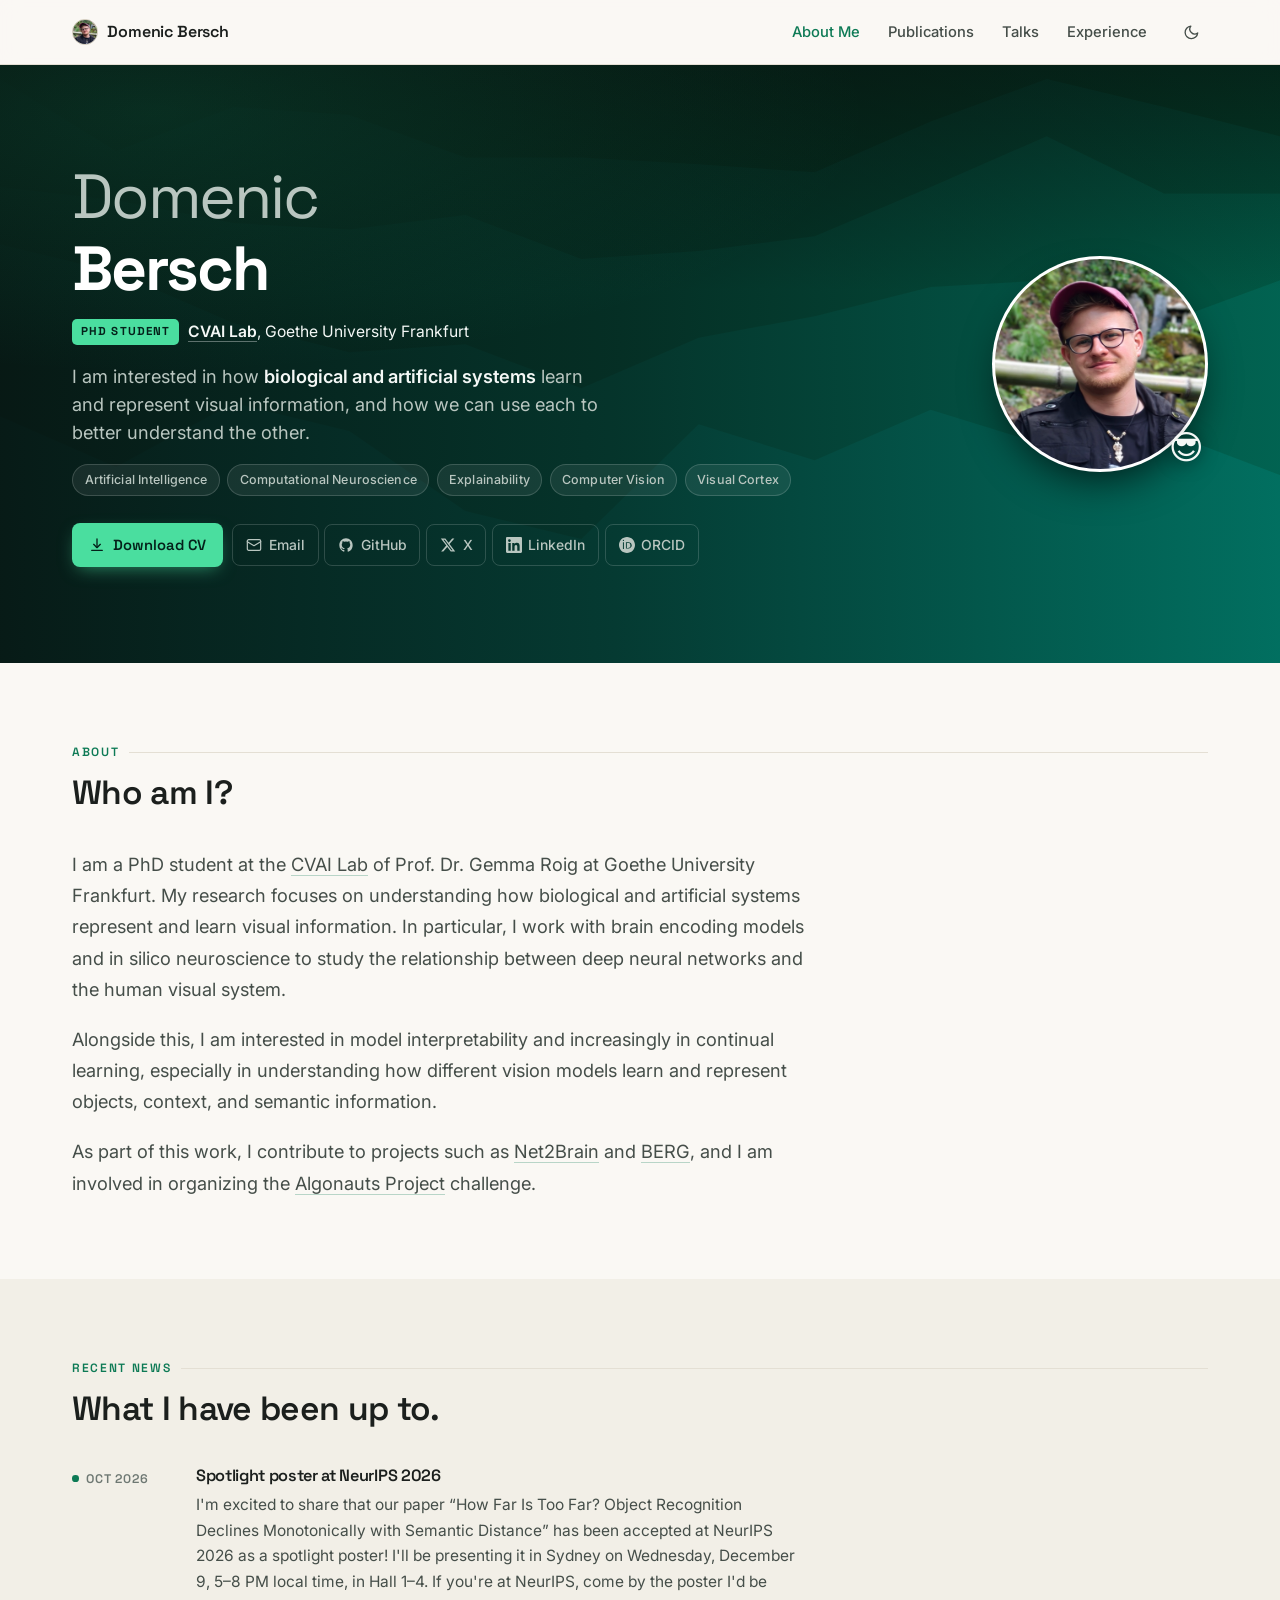
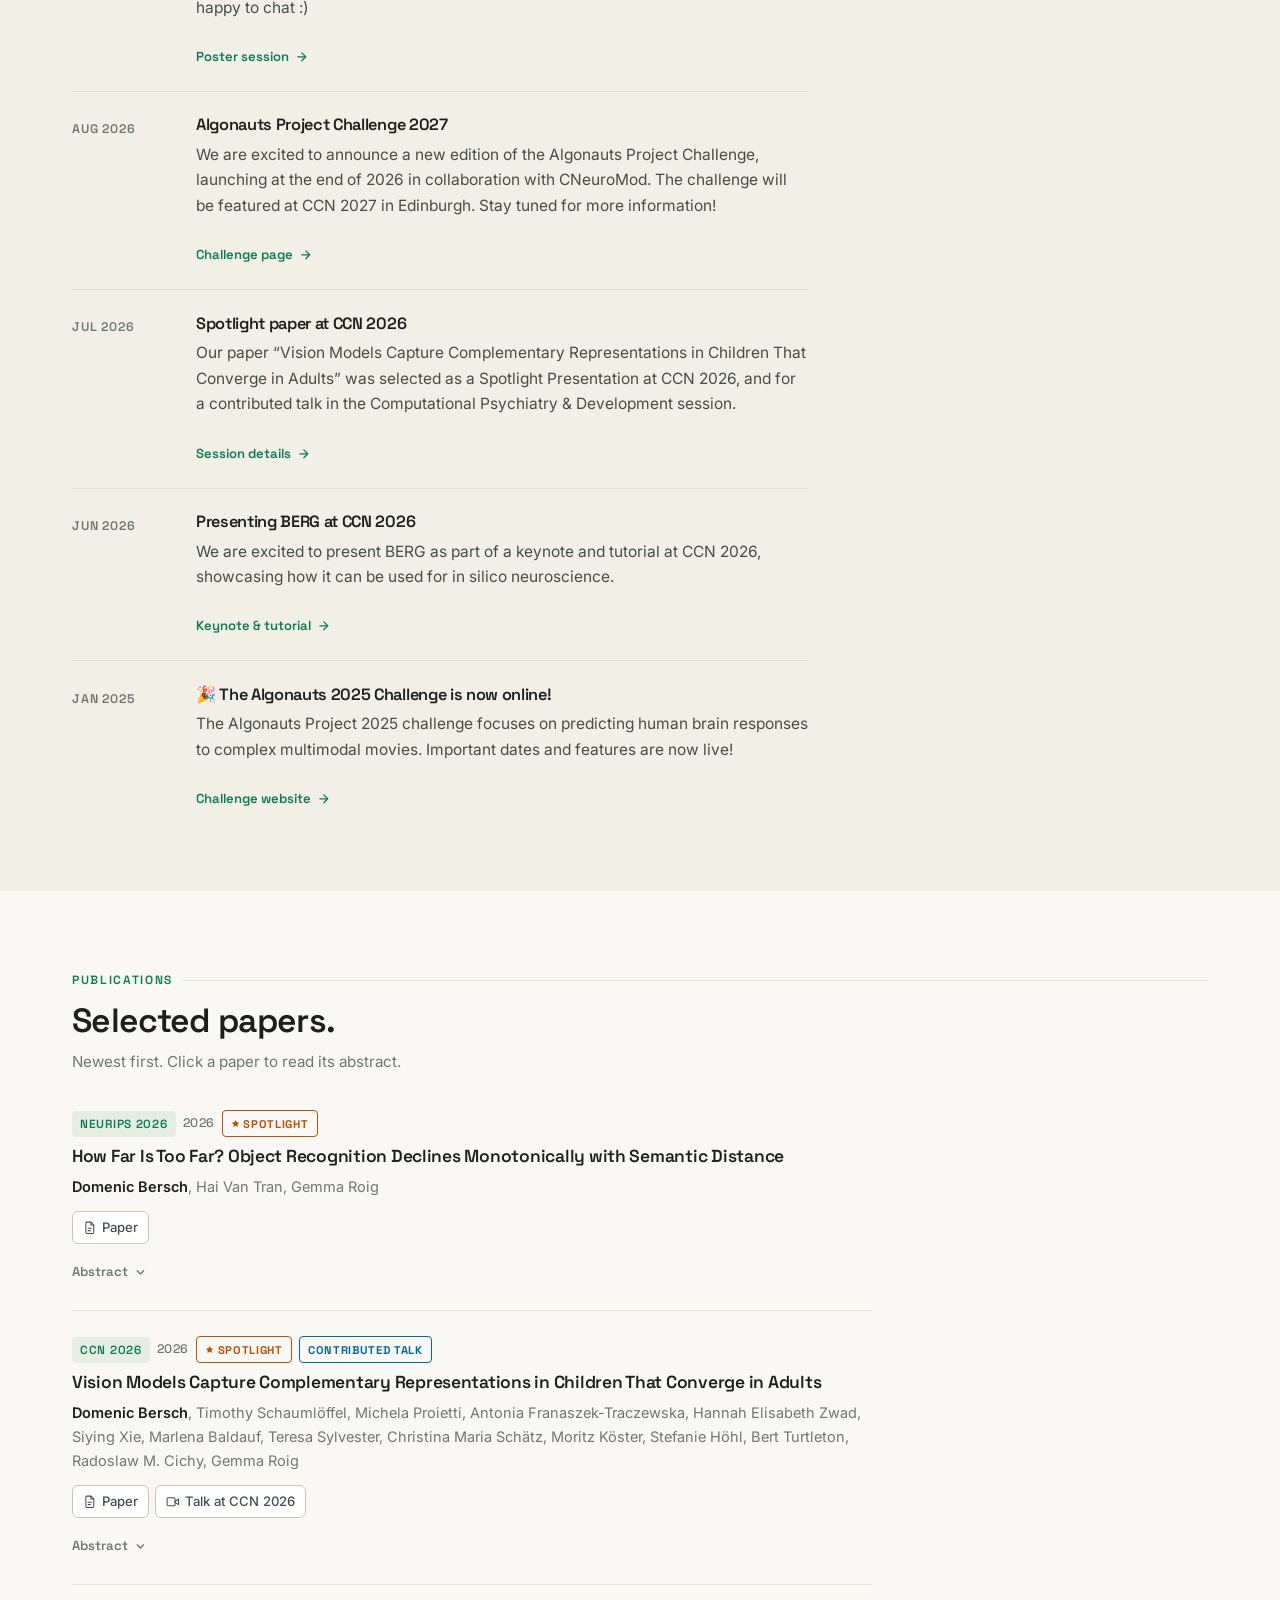
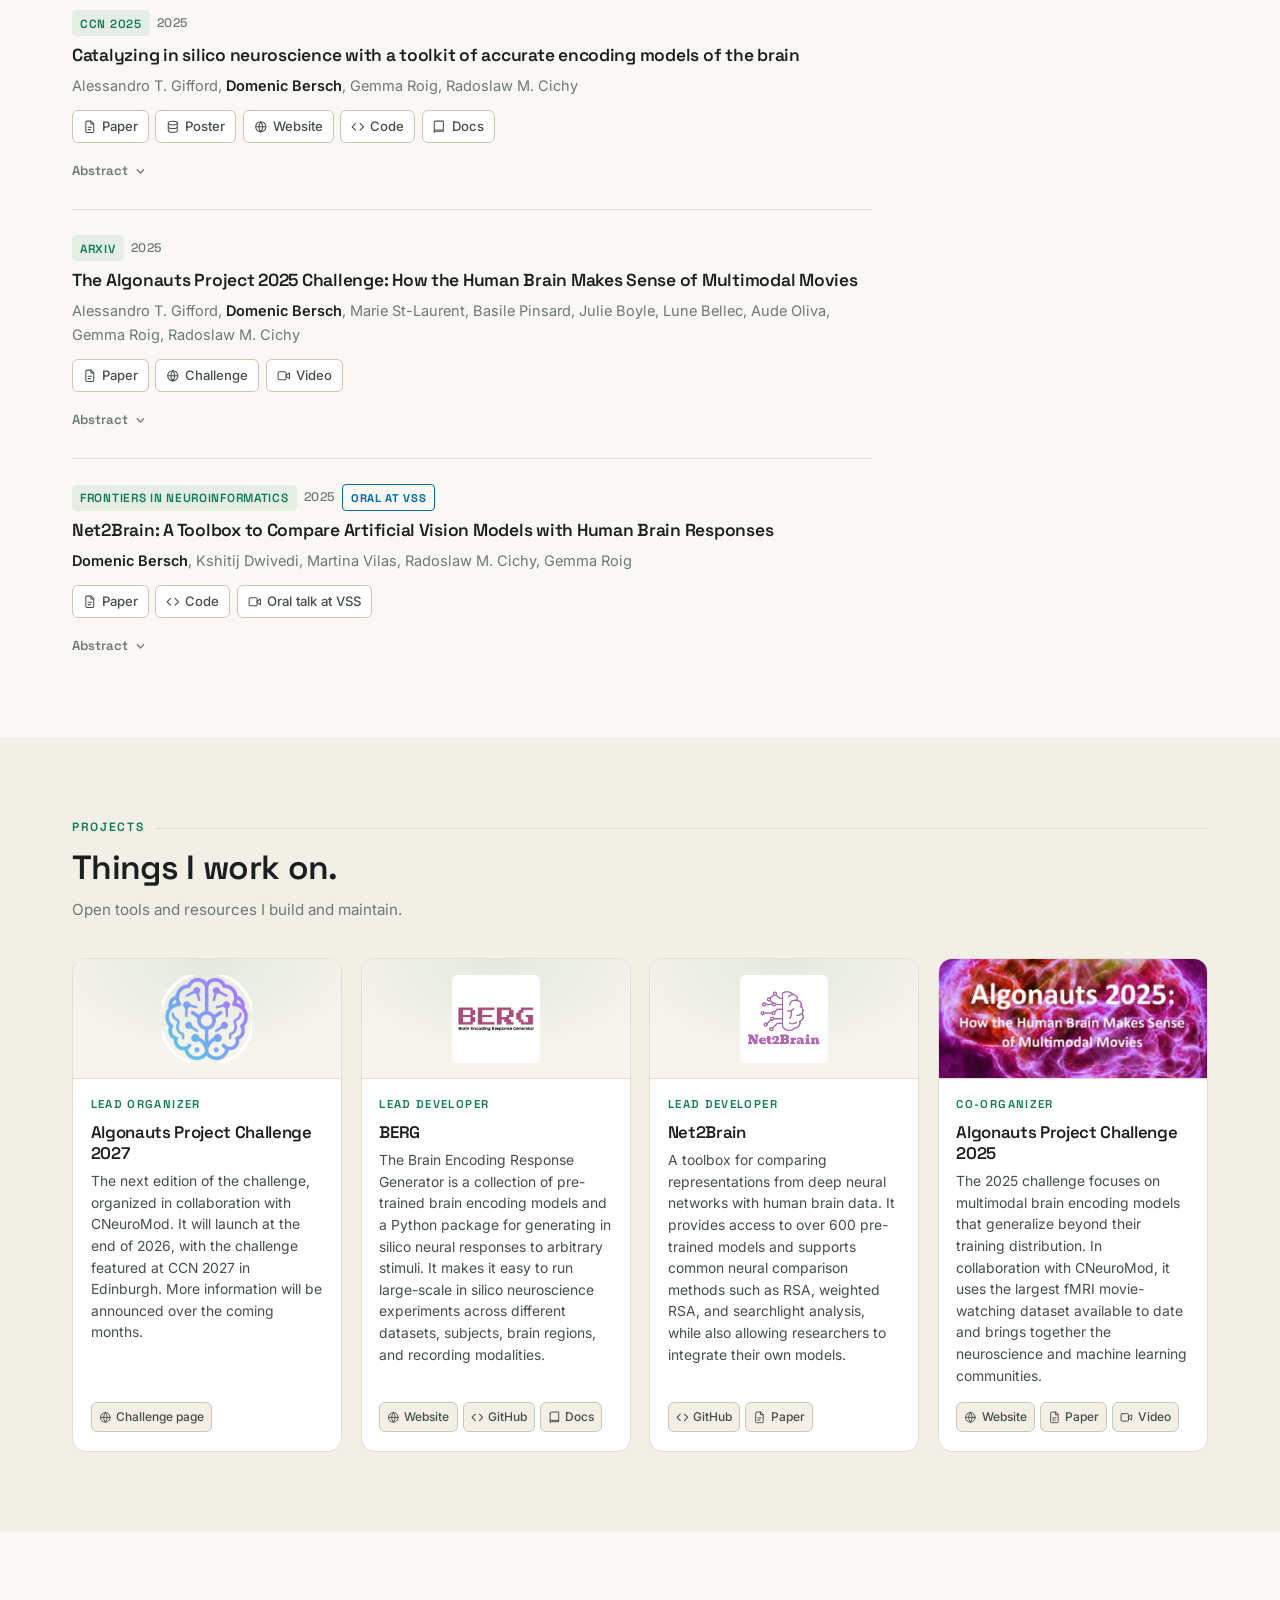
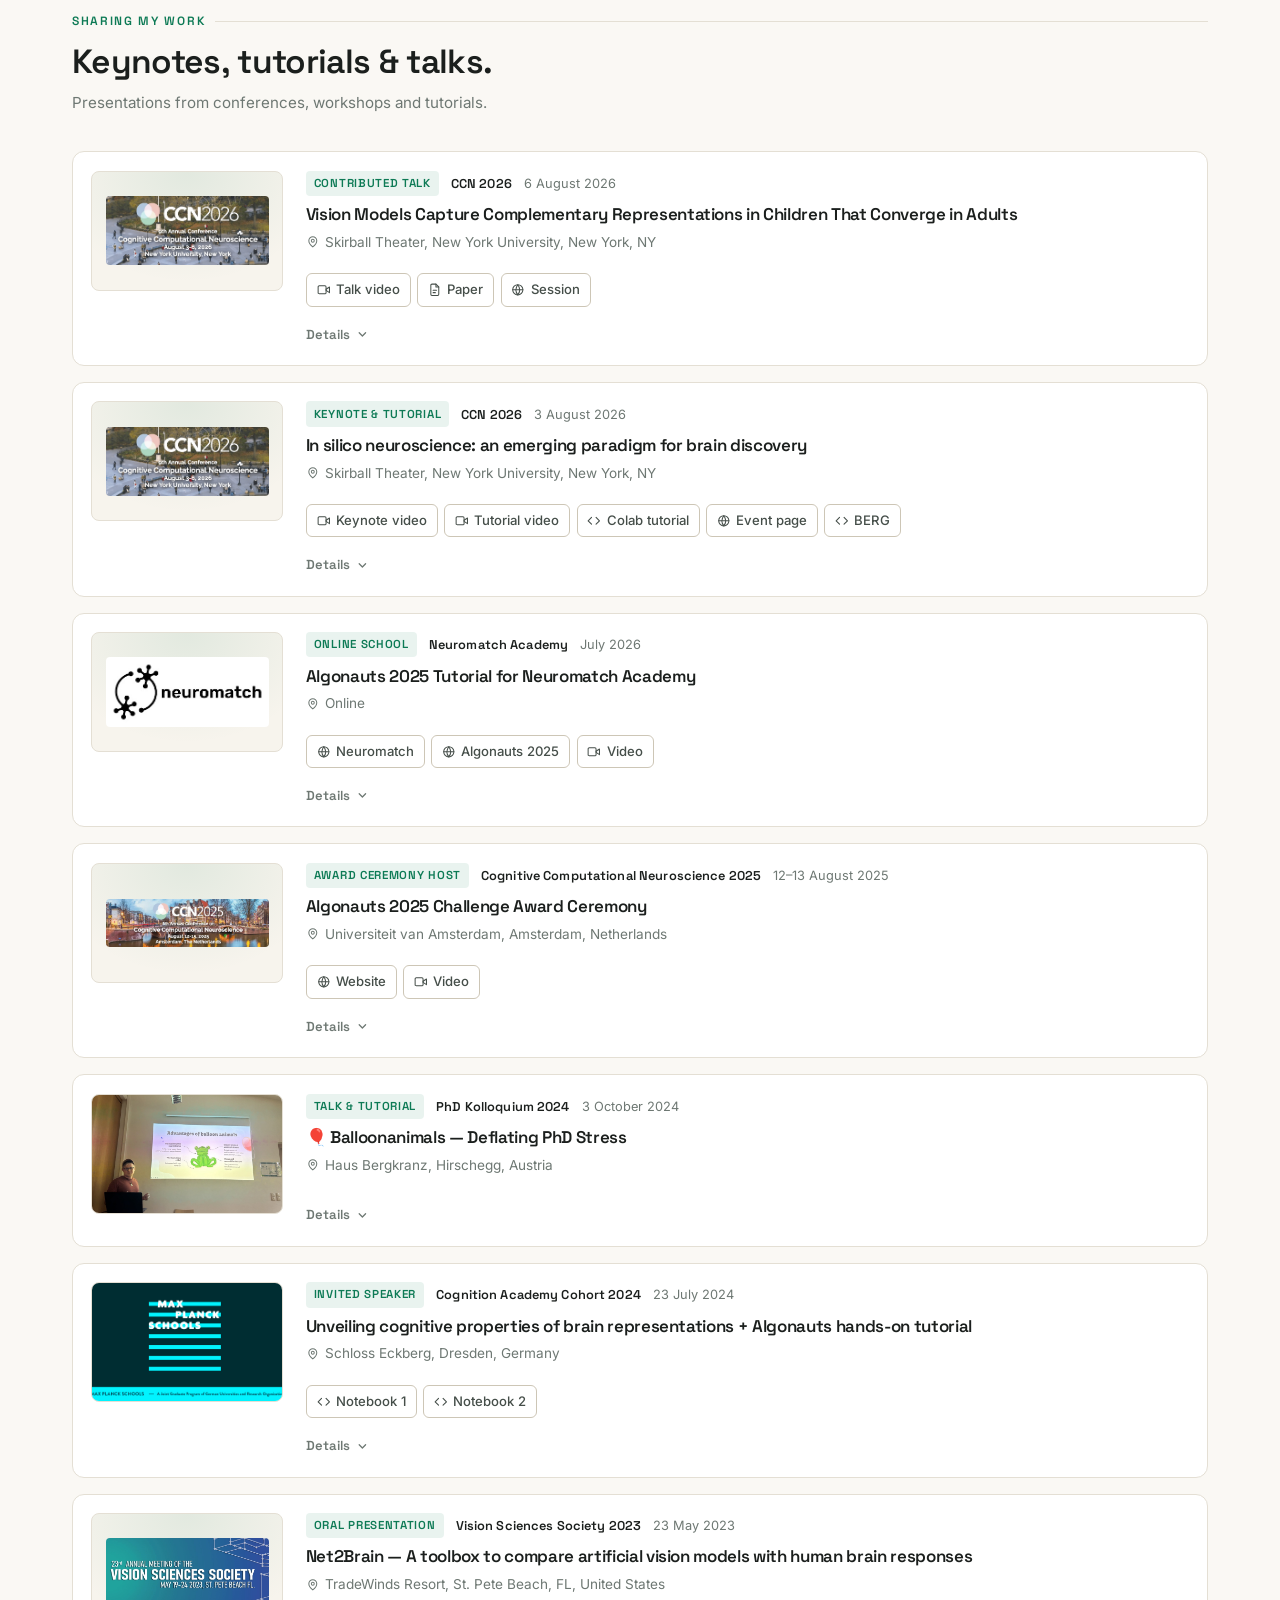
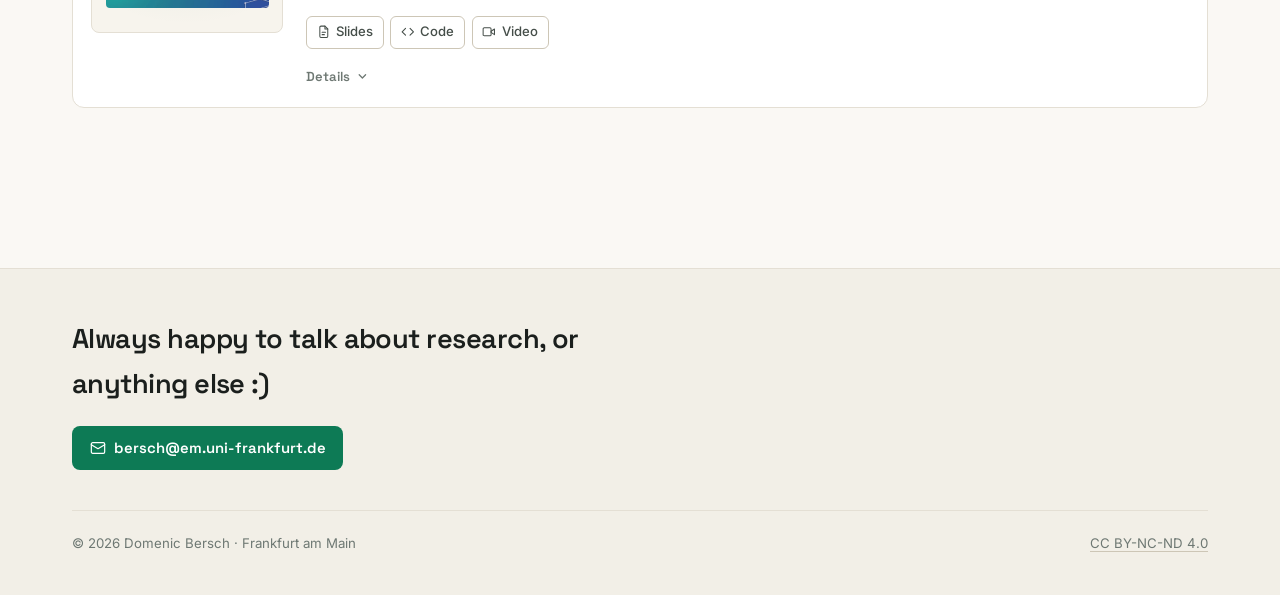
<file: site/index.html>
<!DOCTYPE html>
<html lang="en">
<head>
<meta charset="utf-8">
<meta name="viewport" content="width=device-width, initial-scale=1">
<title>Domenic Bersch</title>
<meta name="description" content="Domenic Bersch is a PhD student at the CVAI Lab, Goethe University Frankfurt, studying how biological and artificial systems learn and represent visual information — brain encoding models, in silico neuroscience, model interpretability, and continual learning.">
<meta name="author" content="Domenic Bersch">
<link rel="canonical" href="https://toastydom.github.io/">
<link rel="icon" href="media/icon.png">

<!-- Open Graph / social previews -->
<meta property="og:type" content="profile">
<meta property="og:title" content="Domenic Bersch">
<meta property="og:description" content="PhD student interested in how biological and artificial systems learn and represent visual information, and how we can use each to better understand the other.">
<meta property="og:url" content="https://toastydom.github.io/">
<meta property="og:image" content="https://toastydom.github.io/media/avatar.png">

<link rel="preconnect" href="https://fonts.googleapis.com">
<link rel="preconnect" href="https://fonts.gstatic.com" crossorigin>
<link href="https://fonts.googleapis.com/css2?family=Inter:wght@400;500;600;700&family=Space+Grotesk:wght@400;500;600;700&display=swap" rel="stylesheet">
<link rel="stylesheet" href="css/site.css">
</head>

<body>
<a class="skip-link" href="#main">Skip to content</a>

<!-- =====================================================================
     ICON SPRITE
     Every icon used on the page lives here once. Reference one with:
       <svg class="..."><use href="#i-github"></use></svg>
     You should not need to touch this when adding content.
     ===================================================================== -->
<svg width="0" height="0" style="position:absolute" aria-hidden="true" focusable="false">
  <symbol id="i-mail" viewBox="0 0 24 24" fill="none" stroke="currentColor" stroke-width="1.8" stroke-linecap="round" stroke-linejoin="round"><rect x="2" y="4" width="20" height="16" rx="2"/><path d="m2 7 10 6 10-6"/></symbol>
  <symbol id="i-github" viewBox="0 0 24 24" fill="currentColor"><path d="M12 2C6.48 2 2 6.58 2 12.25c0 4.51 2.87 8.34 6.84 9.69.5.09.68-.22.68-.49l-.01-1.9c-2.78.62-3.37-1.21-3.37-1.21-.46-1.18-1.11-1.5-1.11-1.5-.91-.63.07-.62.07-.62 1 .07 1.53 1.06 1.53 1.06.89 1.56 2.34 1.11 2.91.85.09-.66.35-1.11.63-1.37-2.22-.26-4.56-1.14-4.56-5.07 0-1.12.39-2.03 1.03-2.75-.1-.26-.45-1.3.1-2.71 0 0 .84-.28 2.75 1.05a9.3 9.3 0 0 1 5 0c1.91-1.33 2.75-1.05 2.75-1.05.55 1.41.2 2.45.1 2.71.64.72 1.03 1.63 1.03 2.75 0 3.94-2.34 4.81-4.57 5.06.36.32.68.94.68 1.9l-.01 2.82c0 .27.18.59.69.49A10.03 10.03 0 0 0 22 12.25C22 6.58 17.52 2 12 2Z"/></symbol>
  <symbol id="i-x" viewBox="0 0 24 24" fill="currentColor"><path d="M18.244 2.25h3.308l-7.227 8.26 8.502 11.24H16.17l-5.214-6.817L4.99 21.75H1.68l7.73-8.835L1.254 2.25H8.08l4.713 6.231zm-1.161 17.52h1.833L7.084 4.126H5.117z"/></symbol>
  <symbol id="i-linkedin" viewBox="0 0 24 24" fill="currentColor"><path d="M20.45 20.45h-3.56v-5.57c0-1.33-.02-3.04-1.85-3.04-1.85 0-2.14 1.45-2.14 2.94v5.67H9.35V9h3.42v1.56h.05a3.75 3.75 0 0 1 3.37-1.85c3.6 0 4.27 2.37 4.27 5.46v6.28ZM5.34 7.43a2.07 2.07 0 1 1 0-4.13 2.07 2.07 0 0 1 0 4.13ZM7.12 20.45H3.55V9h3.57v11.45ZM22.22 0H1.77C.79 0 0 .77 0 1.72v20.56C0 23.23.79 24 1.77 24h20.45c.98 0 1.78-.77 1.78-1.72V1.72C24 .77 23.2 0 22.22 0Z"/></symbol>
  <symbol id="i-orcid" viewBox="0 0 24 24" fill="currentColor"><path d="M12 0C5.37 0 0 5.37 0 12s5.37 12 12 12 12-5.37 12-12S18.63 0 12 0ZM7.37 18.06H5.9V7.75h1.47v10.31ZM6.63 6.02a.9.9 0 1 1 0-1.8.9.9 0 0 1 0 1.8Zm11.98 8.16c-.26.62-.63 1.16-1.11 1.63-.49.47-1.06.83-1.72 1.08-.65.25-1.38.37-2.18.37h-3.2V7.75h3.42c.78 0 1.5.13 2.14.38.65.25 1.2.6 1.66 1.05.46.45.82.98 1.07 1.6.25.61.38 1.28.38 2 0 .7-.13 1.36-.38 1.98Zm-1.71-3.3a3.1 3.1 0 0 0-.72-1.09 3.2 3.2 0 0 0-1.13-.7 4.2 4.2 0 0 0-1.48-.24h-1.83v7.63h1.88c.55 0 1.04-.08 1.47-.24.43-.16.79-.39 1.09-.68.29-.29.52-.65.67-1.07.16-.42.24-.89.24-1.41 0-.83-.06-1.28-.19-1.6l.01-.6Z"/></symbol>
  <symbol id="i-download" viewBox="0 0 24 24" fill="none" stroke="currentColor" stroke-width="2" stroke-linecap="round" stroke-linejoin="round"><path d="M12 3v12"/><path d="m7 11 5 5 5-5"/><path d="M4 20h16"/></symbol>
  <symbol id="i-paper" viewBox="0 0 24 24" fill="none" stroke="currentColor" stroke-width="1.8" stroke-linecap="round" stroke-linejoin="round"><path d="M14 2H7a2 2 0 0 0-2 2v16a2 2 0 0 0 2 2h10a2 2 0 0 0 2-2V7Z"/><path d="M14 2v5h5"/><path d="M9 13h6M9 17h4"/></symbol>
  <symbol id="i-globe" viewBox="0 0 24 24" fill="none" stroke="currentColor" stroke-width="1.8" stroke-linecap="round" stroke-linejoin="round"><circle cx="12" cy="12" r="9"/><path d="M3 12h18"/><path d="M12 3a15 15 0 0 1 0 18 15 15 0 0 1 0-18Z"/></symbol>
  <symbol id="i-code" viewBox="0 0 24 24" fill="none" stroke="currentColor" stroke-width="1.9" stroke-linecap="round" stroke-linejoin="round"><path d="m8 6-6 6 6 6"/><path d="m16 6 6 6-6 6"/></symbol>
  <symbol id="i-video" viewBox="0 0 24 24" fill="none" stroke="currentColor" stroke-width="1.8" stroke-linecap="round" stroke-linejoin="round"><rect x="2" y="5" width="14" height="14" rx="2"/><path d="m16 11 6-4v10l-6-4Z"/></symbol>
  <symbol id="i-book" viewBox="0 0 24 24" fill="none" stroke="currentColor" stroke-width="1.8" stroke-linecap="round" stroke-linejoin="round"><path d="M4 4.5A2.5 2.5 0 0 1 6.5 2H20v18H6.5A2.5 2.5 0 0 0 4 22V4.5Z"/><path d="M4 17.5h16"/></symbol>
  <symbol id="i-data" viewBox="0 0 24 24" fill="none" stroke="currentColor" stroke-width="1.8" stroke-linecap="round" stroke-linejoin="round"><ellipse cx="12" cy="5.5" rx="8" ry="3.2"/><path d="M4 5.5v13c0 1.77 3.58 3.2 8 3.2s8-1.43 8-3.2v-13"/><path d="M4 12c0 1.77 3.58 3.2 8 3.2s8-1.43 8-3.2"/></symbol>
  <symbol id="i-pin" viewBox="0 0 24 24" fill="none" stroke="currentColor" stroke-width="1.8" stroke-linecap="round" stroke-linejoin="round"><path d="M12 21s7-5.5 7-11a7 7 0 1 0-14 0c0 5.5 7 11 7 11Z"/><circle cx="12" cy="10" r="2.6"/></symbol>
  <symbol id="i-arrow" viewBox="0 0 24 24" fill="none" stroke="currentColor" stroke-width="2.2" stroke-linecap="round" stroke-linejoin="round"><path d="M5 12h13"/><path d="m12 5 7 7-7 7"/></symbol>
  <symbol id="i-star" viewBox="0 0 24 24" fill="currentColor"><path d="m12 2.6 2.94 5.96 6.58.96-4.76 4.64 1.12 6.55L12 17.62l-5.88 3.09 1.12-6.55L2.48 9.52l6.58-.96z"/></symbol>
  <symbol id="i-chevron" viewBox="0 0 24 24" fill="none" stroke="currentColor" stroke-width="2.4" stroke-linecap="round" stroke-linejoin="round"><path d="m6 9 6 6 6-6"/></symbol>
  <symbol id="i-sun" viewBox="0 0 24 24" fill="none" stroke="currentColor" stroke-width="1.9" stroke-linecap="round" stroke-linejoin="round"><circle cx="12" cy="12" r="4.2"/><path d="M12 2v2M12 20v2M4.9 4.9l1.4 1.4M17.7 17.7l1.4 1.4M2 12h2M20 12h2M4.9 19.1l1.4-1.4M17.7 6.3l1.4-1.4"/></symbol>
  <symbol id="i-moon" viewBox="0 0 24 24" fill="none" stroke="currentColor" stroke-width="1.9" stroke-linecap="round" stroke-linejoin="round"><path d="M21 12.8A9 9 0 1 1 11.2 3a7 7 0 0 0 9.8 9.8Z"/></symbol>
</svg>

<!-- Theme toggle state. Must stay inside <body> for the CSS :has() rules. -->
<input type="checkbox" id="theme-switch" class="theme-input">

<!-- =====================================================================
     HEADER
     To add a nav item, copy one <a> line below.
     ===================================================================== -->
<header class="site-header">
  <div class="wrap">
    <a class="brand" href="index.html">
      <img class="brand-dot" src="media/avatar.png" alt="" width="26" height="26">
      <span>Domenic&nbsp;Bersch</span>
    </a>

    <nav class="nav" aria-label="Main">
      <a class="is-active" href="#about">About Me</a>
      <a href="#publications">Publications</a>
      <a href="#talks">Talks</a>
      <a href="experience.html">Experience</a>
    </nav>

    <label class="theme-toggle" for="theme-switch" title="Switch appearance">
      <span class="visually-hidden">Switch between light and dark appearance</span>
      <svg class="icon-moon" aria-hidden="true"><use href="#i-moon"></use></svg>
      <svg class="icon-sun" aria-hidden="true"><use href="#i-sun"></use></svg>
    </label>
  </div>
</header>

<main id="main">

<!-- =====================================================================
     HERO
     ===================================================================== -->
<section class="hero">
  <div class="wrap">
    <div>
      <h1 class="hero-name">
        <span class="given">Domenic</span>
        <span class="family">Bersch</span>
      </h1>

      <p class="hero-role">
        <span class="hero-role-badge">PhD Student</span>
        <span>
          <a href="https://www.cvai.cs.uni-frankfurt.de/index.html" target="_blank" rel="noopener">CVAI Lab</a>,
          Goethe University Frankfurt
        </span>
      </p>

      <p class="hero-tag">
        I am interested in how <strong>biological and artificial systems</strong> learn and
        represent visual information, and how we can use each to better understand the other.
      </p>

      <!-- Research interests. Add or remove <li> items freely. -->
      <ul class="hero-interests">
        <li>Artificial Intelligence</li>
        <li>Computational Neuroscience</li>
        <li>Explainability</li>
        <li>Computer Vision</li>
        <li>Visual Cortex</li>
      </ul>

      <div class="hero-actions">
        <a class="btn-cv" href="uploads/Bersch_Domenic_CV.pdf">
          <svg aria-hidden="true"><use href="#i-download"></use></svg>
          Download CV
        </a>

        <div class="hero-links">
          <a href="mailto:bersch@em.uni-frankfurt.de">
            <svg aria-hidden="true"><use href="#i-mail"></use></svg> Email
          </a>
          <a href="https://github.com/ToastyDom" target="_blank" rel="noopener">
            <svg aria-hidden="true"><use href="#i-github"></use></svg> GitHub
          </a>
          <a href="https://x.com/ToastyDomAI" target="_blank" rel="noopener">
            <svg aria-hidden="true"><use href="#i-x"></use></svg> X
          </a>
          <a href="https://linkedin.com/in/domenic-bersch" target="_blank" rel="noopener">
            <svg aria-hidden="true"><use href="#i-linkedin"></use></svg> LinkedIn
          </a>
          <a href="https://orcid.org/0009-0009-6235-7738" target="_blank" rel="noopener">
            <svg aria-hidden="true"><use href="#i-orcid"></use></svg> ORCID
          </a>
          <!-- No Google Scholar profile URL was in the old site. When you have
               one, uncomment and fill in:
          <a href="https://scholar.google.com/citations?user=XXXX" target="_blank" rel="noopener">
            <svg aria-hidden="true"><use href="#i-book"></use></svg> Scholar
          </a>
          -->
        </div>
      </div>
    </div>

    <div class="hero-portrait">
      <img src="media/avatar.png" alt="Portrait of Domenic Bersch" width="216" height="216">
      <span class="hero-emoji" aria-hidden="true">😎</span>
    </div>

  </div>
</section>


<!-- =====================================================================
     ABOUT
     ===================================================================== -->
<section class="section" id="about">
  <div class="wrap">
    <div class="section-head">
      <p class="eyebrow">About</p>
      <h2 class="section-title">Who am I?</h2>
    </div>

    <div class="about-grid">
      <div class="about-body">
        <p>
          I am a PhD student at the
          <a href="https://www.cvai.cs.uni-frankfurt.de/index.html" target="_blank" rel="noopener">CVAI Lab</a>
          of Prof. Dr. Gemma Roig at Goethe University Frankfurt. My research focuses on
          understanding how biological and artificial systems represent and learn visual
          information. In particular, I work with brain encoding models and in silico
          neuroscience to study the relationship between deep neural networks and the human
          visual system.
        </p>
        <p>
          Alongside this, I am interested in model interpretability and increasingly in
          continual learning, especially in understanding how different vision models learn
          and represent objects, context, and semantic information.
        </p>
        <p>
          As part of this work, I contribute to projects such as
          <a href="https://github.com/cvai-roig-lab/Net2Brain">Net2Brain</a> and <a href="https://github.com/gifale95/BERG">BERG</a>, and I am involved
          in organizing the <a href="https://algonautsproject.com/2027/index.html">Algonauts Project</a> challenge.
        </p>
      </div>
    </div>
  </div>
</section>


<!-- =====================================================================
     NEWS
     TO ADD AN ITEM: copy one <article class="news-item"> block to the top of
     the list, then move "is-latest" onto it (that class draws the emerald dot,
     so only the newest item should carry it).

       <div class="news-date">    short date, e.g. Aug 2026
       <h3 class="news-title">    the headline
       <p>                        one or two sentences
       <a class="news-link">      optional "read more" link

     Once the list gets long, wrap the older items in:
       <details class="news-more">
         <summary>
           <span class="label-more">Show earlier news</span>
           <span class="label-less">Show fewer</span>
           <svg class="chev"><use href="#i-chevron"></use></svg>
         </summary>
         ... older <article class="news-item"> blocks ...
       </details>
     ===================================================================== -->
<section class="section section--band" id="news">
  <div class="wrap">
    <div class="section-head">
      <p class="eyebrow">Recent News</p>
      <h2 class="section-title">What I have been up to.</h2>
    </div>

    <div class="news-list">

      <article class="news-item is-latest">
        <div class="news-date">Oct 2026</div>
        <div class="news-body">
          <h3 class="news-title">Spotlight poster at NeurIPS 2026</h3>
          <p>
            I'm excited to share that our paper “How Far Is Too Far? Object Recognition Declines Monotonically with Semantic Distance” has been accepted at NeurIPS 2026
            as a spotlight poster! I'll be presenting it in Sydney on Wednesday, December 9,
            5–8 PM local time, in Hall 1–4. If you're at NeurIPS, come by the poster I'd be happy to chat :)
          </p>
          <a class="news-link" href="https://neurips.cc/virtual/2026/loc/sydney/poster/148472" target="_blank" rel="noopener">
            Poster session <svg aria-hidden="true"><use href="#i-arrow"></use></svg>
          </a>
        </div>
      </article>

      <article class="news-item">
        <div class="news-date">Aug 2026</div>
        <div class="news-body">
          <h3 class="news-title">Algonauts Project Challenge 2027</h3>
          <p>
            We are excited to announce a new edition of the Algonauts Project Challenge,
            launching at the end of 2026 in collaboration with CNeuroMod. The challenge will be
            featured at CCN 2027 in Edinburgh. Stay tuned for more information!
          </p>
          <a class="news-link" href="https://algonautsproject.com/2027/index.html" target="_blank" rel="noopener">
            Challenge page <svg aria-hidden="true"><use href="#i-arrow"></use></svg>
          </a>
        </div>
      </article>

      <article class="news-item">
        <div class="news-date">Jul 2026</div>
        <div class="news-body">
          <h3 class="news-title">Spotlight paper at CCN 2026</h3>
          <p>
            Our paper “Vision Models Capture Complementary Representations in Children That
            Converge in Adults” was selected as a Spotlight Presentation at CCN 2026, and for a
            contributed talk in the Computational Psychiatry &amp; Development session.
          </p>
          <a class="news-link" href="https://2026.ccneuro.org/contributed-talk/?id=101" target="_blank" rel="noopener">
            Session details <svg aria-hidden="true"><use href="#i-arrow"></use></svg>
          </a>
        </div>
      </article>

      <article class="news-item">
        <div class="news-date">Jun 2026</div>
        <div class="news-body">
          <h3 class="news-title">Presenting BERG at CCN 2026</h3>
          <p>
            We are excited to present BERG as part of a keynote and tutorial at CCN 2026,
            showcasing how it can be used for in silico neuroscience.
          </p>
          <a class="news-link" href="https://2026.ccneuro.org/k-and-t-in-silico/" target="_blank" rel="noopener">
            Keynote &amp; tutorial <svg aria-hidden="true"><use href="#i-arrow"></use></svg>
          </a>
        </div>
      </article>

      <article class="news-item">
        <div class="news-date">Jan 2025</div>
        <div class="news-body">
          <h3 class="news-title">🎉 The Algonauts 2025 Challenge is now online!</h3>
          <p>
            The Algonauts Project 2025 challenge focuses on predicting human brain responses to
            complex multimodal movies. Important dates and features are now live!
          </p>
          <a class="news-link" href="https://algonautsproject.com/2025/index.html" target="_blank" rel="noopener">
            Challenge website <svg aria-hidden="true"><use href="#i-arrow"></use></svg>
          </a>
        </div>
      </article>

    </div>
  </div>
</section>


<!-- =====================================================================
     PUBLICATIONS
     TO ADD A PAPER: copy the whole <article class="pub"> block below and
     edit the fields. Everything is optional except the title.

       <span class="venue">      venue chip, e.g. CCN 2025 / arXiv
       <span class="year">       year
       <span class="badge ...">  optional. Classes available:
                                   badge-highlight  (amber)
                                   badge-award      (purple)
                                   badge-oral       (blue)
                                   badge-new        (emerald)
                                 e.g. <span class="badge badge-award">Best Paper Candidate</span>
       <span class="me">         wrap your own name to bold it
       .pill-row                 one <a class="pill"> per link; icons available:
                                   #i-paper #i-code #i-globe #i-video #i-data #i-book
       .disclose                 the expandable abstract
     ===================================================================== -->
<section class="section" id="publications">
  <div class="wrap">
    <div class="section-head">
      <p class="eyebrow">Publications</p>
      <h2 class="section-title">Selected papers.</h2>
      <p class="section-note">Newest first. Click a paper to read its abstract.</p>
    </div>

    <div class="pub-list">

      <!-- ---------------------------------------------------------------- -->
      <article class="pub">
        <div class="pub-meta">
          <span class="venue">NeurIPS 2026</span>
          <span class="year">2026</span>
          <span class="badge badge-highlight"><svg aria-hidden="true"><use href="#i-star"></use></svg>Spotlight</span>
        </div>

        <h3 class="pub-title">
          <a href="https://neurips.cc/virtual/2026/loc/sydney/poster/148472" target="_blank" rel="noopener">How Far Is Too Far? Object Recognition Declines Monotonically with Semantic Distance</a>
        </h3>

        <p class="pub-authors">
          <span class="me">Domenic Bersch</span>, Hai Van Tran, Gemma Roig
        </p>

        <div class="pill-row">
          <a class="pill" href="https://neurips.cc/virtual/2026/loc/sydney/poster/148472" target="_blank" rel="noopener">
            <svg aria-hidden="true"><use href="#i-paper"></use></svg> Paper
          </a>
        </div>

        <details class="disclose">
          <summary>Abstract <svg class="chev" aria-hidden="true"><use href="#i-chevron"></use></svg></summary>
          <div class="disclose-body">
            Vision models are sensitive to object–background context, yet it remains unclear how
            recognition changes as the semantic distance between objects and backgrounds increases.
            We introduce ImageNet-OOC1k, a benchmark enabling continuous control of object–background
            relationships via a consensus semantic dissimilarity axis. This formulation reveals a
            highly consistent monotonic decline in recognition accuracy across 35 models spanning
            convolutional neural networks, Vision Transformers, and vision–language models. Internal
            analyses of Vision Transformers reveal aggregation failure, where object evidence is
            present at the patch level but not consolidated into the final prediction. Leveraging
            this characterization, a simple spatial re-ranking strategy recovers a subset of these
            errors and improves accuracy by up to 5.4 percentage points. These results establish
            context sensitivity as a continuous and predictable property of modern vision systems,
            with Vision Transformer analyses showing that failures can arise from limitations in
            aggregating competing signals rather than from missing object representations.
          </div>
        </details>
      </article>

      <!-- ---------------------------------------------------------------- -->
      <article class="pub">
        <div class="pub-meta">
          <span class="venue">CCN 2026</span>
          <span class="year">2026</span>
          <span class="badge badge-highlight"><svg aria-hidden="true"><use href="#i-star"></use></svg>Spotlight</span>
          <span class="badge badge-oral">Contributed Talk</span>
        </div>

        <h3 class="pub-title">
          <a href="https://openreview.net/pdf?id=m1dF6mmYSn" target="_blank" rel="noopener">Vision Models Capture Complementary Representations in Children That Converge in Adults</a>
        </h3>

        <p class="pub-authors">
          <span class="me">Domenic Bersch</span>, Timothy Schaumlöffel, Michela Proietti,
          Antonia Franaszek-Traczewska, Hannah Elisabeth Zwad, Siying Xie, Marlena Baldauf,
          Teresa Sylvester, Christina Maria Schätz, Moritz Köster, Stefanie Höhl,
          Bert Turtleton, Radoslaw M. Cichy, Gemma Roig
        </p>

        <div class="pill-row">
          <a class="pill" href="https://arxiv.org/abs/2610.16860" target="_blank" rel="noopener">
            <svg aria-hidden="true"><use href="#i-paper"></use></svg> Paper
          </a>
          <a class="pill" href="https://youtu.be/UjLXNtJN6bg?list=PLNWftEg2R4s7X_rPE8bthcaxtsCfWepsJ&amp;t=2419" target="_blank" rel="noopener">
            <svg aria-hidden="true"><use href="#i-video"></use></svg> Talk at CCN 2026
          </a>
        </div>

        <details class="disclose">
          <summary>Abstract <svg class="chev" aria-hidden="true"><use href="#i-chevron"></use></svg></summary>
          <div class="disclose-body">
            How the relationship between image-text aligned and vision-only models changes across
            development remains unknown. To address this, we applied time-resolved representational
            similarity analysis to EEG data from 8-year-olds, 12-year-olds, and adults. Commonality
            analysis showed complementary structure for image-text aligned versus vision-only models
            at 8 years, near-zero shared variance at 12 years, and greater overlap in adults, while
            both retained unique variance at all ages. This pattern generalized across model
            pairings, whereas vision-only model pairs showed overlapping variance at every age,
            suggesting a double dissociation. Within-category structure appeared complementary even
            in adults, suggesting that image-text aligned training may capture fine-grained structure
            not recovered by vision-only training. Together, these findings suggest that image-text
            aligned and vision-only models capture distinct aspects of visual representations that
            become more aligned in adulthood, and that vision-only models alone may miss structure
            relevant for developmental model-brain alignment.
          </div>
        </details>
      </article>

      <!-- ---------------------------------------------------------------- -->
      <article class="pub">
        <div class="pub-meta">
          <span class="venue">CCN 2025</span>
          <span class="year">2025</span>
        </div>

        <h3 class="pub-title">
          <a href="https://2025.ccneuro.org/abstract_pdf/Gifford_2025_Catalyzing_silico_neuroscience_toolkit_accurate_encoding.pdf" target="_blank" rel="noopener">Catalyzing in silico neuroscience with a toolkit of accurate encoding models of the brain</a>
        </h3>

        <p class="pub-authors">
          Alessandro T. Gifford, <span class="me">Domenic Bersch</span>, Gemma Roig, Radoslaw M. Cichy
        </p>

        <div class="pill-row">
          <a class="pill" href="https://2025.ccneuro.org/abstract_pdf/Gifford_2025_Catalyzing_silico_neuroscience_toolkit_accurate_encoding.pdf" target="_blank" rel="noopener">
            <svg aria-hidden="true"><use href="#i-paper"></use></svg> Paper
          </a>
          <a class="pill" href="https://2025.ccneuro.org/poster/?id=dIxr3CPuPR" target="_blank" rel="noopener">
            <svg aria-hidden="true"><use href="#i-data"></use></svg> Poster
          </a>
          <a class="pill" href="https://gifale95.github.io/BERG/" target="_blank" rel="noopener">
            <svg aria-hidden="true"><use href="#i-globe"></use></svg> Website
          </a>
          <a class="pill" href="https://github.com/gifale95/BERG" target="_blank" rel="noopener">
            <svg aria-hidden="true"><use href="#i-code"></use></svg> Code
          </a>
          <a class="pill" href="https://brain-encoding-response-generator.readthedocs.io/en/latest/index.html" target="_blank" rel="noopener">
            <svg aria-hidden="true"><use href="#i-book"></use></svg> Docs
          </a>
        </div>

        <details class="disclose">
          <summary>Abstract <svg class="chev" aria-hidden="true"><use href="#i-chevron"></use></svg></summary>
          <div class="disclose-body">
            In silico neural responses generated from encoding models increasingly resemble in vivo
            responses recorded from real brains, enabling the novel research paradigm of in silico
            neuroscience. In silico neuroscience scales beyond what is possible with in vivo data,
            allowing to explore and test scientific hypotheses across vastly larger solution spaces.
            To catalyze this emerging research paradigm, here we introduce the Brain Encoding Response
            Generator (BERG), a resource consisting of multiple pre-trained encoding models of the
            brain and a Python package to generate accurate in silico neural responses to massive
            amounts of arbitrary stimuli with a few lines of code. We show that BERG's encoding models
            accurately predict neural responses to visual stimuli, and that these in silico responses
            reproduce key neural signatures of visual processing in the brain. Together, this opens the
            doors to using in silico neural responses for scientific discovery, which we envision will
            lead to a more efficient and reproducible science.
          </div>
        </details>
      </article>

      <!-- ---------------------------------------------------------------- -->
      <article class="pub">
        <div class="pub-meta">
          <span class="venue">arXiv</span>
          <span class="year">2025</span>
        </div>

        <h3 class="pub-title">
          <a href="https://arxiv.org/abs/2501.00504" target="_blank" rel="noopener">The Algonauts Project 2025 Challenge: How the Human Brain Makes Sense of Multimodal Movies</a>
        </h3>

        <p class="pub-authors">
          Alessandro T. Gifford, <span class="me">Domenic Bersch</span>, Marie St-Laurent,
          Basile Pinsard, Julie Boyle, Lune Bellec, Aude Oliva, Gemma Roig, Radoslaw M. Cichy
        </p>

        <div class="pill-row">
          <a class="pill" href="https://doi.org/10.48550/arXiv.2501.00504" target="_blank" rel="noopener">
            <svg aria-hidden="true"><use href="#i-paper"></use></svg> Paper
          </a>
          <a class="pill" href="https://algonautsproject.com/2025/index.html" target="_blank" rel="noopener">
            <svg aria-hidden="true"><use href="#i-globe"></use></svg> Challenge
          </a>
          <a class="pill" href="https://www.youtube.com/watch?v=KvLDpsIO2eg" target="_blank" rel="noopener">
            <svg aria-hidden="true"><use href="#i-video"></use></svg> Video
          </a>
        </div>

        <details class="disclose">
          <summary>Abstract <svg class="chev" aria-hidden="true"><use href="#i-chevron"></use></svg></summary>
          <div class="disclose-body">
            There is growing symbiosis between artificial and biological intelligence sciences: neural
            principles inspire new intelligent machines, which are in turn used to advance our
            theoretical understanding of the brain. To promote further collaboration between biological
            and artificial intelligence researchers, we introduce the 2025 edition of the Algonauts
            Project challenge: How the Human Brain Makes Sense of Multimodal Movies. In collaboration
            with the Courtois Project on Neuronal Modelling (CNeuroMod), this edition aims to bring
            forth a new generation of brain encoding models that are multimodal and that generalize
            well beyond their training distribution, by training them on the largest dataset of fMRI
            responses to movie watching available to date.
          </div>
        </details>
      </article>

      <!-- ---------------------------------------------------------------- -->
      <article class="pub">
        <div class="pub-meta">
          <span class="venue">Frontiers in Neuroinformatics</span>
          <span class="year">2025</span>
          <span class="badge badge-oral">Oral at VSS</span>
        </div>

        <h3 class="pub-title">
          <a href="https://www.frontiersin.org/journals/neuroinformatics/articles/10.3389/fninf.2025.1515873/abstract" target="_blank" rel="noopener">Net2Brain: A Toolbox to Compare Artificial Vision Models with Human Brain Responses</a>
        </h3>

        <p class="pub-authors">
          <span class="me">Domenic Bersch</span>, Kshitij Dwivedi, Martina Vilas,
          Radoslaw M. Cichy, Gemma Roig
        </p>

        <div class="pill-row">
          <a class="pill" href="https://www.frontiersin.org/journals/neuroinformatics/articles/10.3389/fninf.2025.1515873/abstract" target="_blank" rel="noopener">
            <svg aria-hidden="true"><use href="#i-paper"></use></svg> Paper
          </a>
          <a class="pill" href="https://github.com/cvai-roig-lab/Net2Brain" target="_blank" rel="noopener">
            <svg aria-hidden="true"><use href="#i-code"></use></svg> Code
          </a>
          <a class="pill" href="https://www.youtube.com/watch?v=YP3pZvZLjzE" target="_blank" rel="noopener">
            <svg aria-hidden="true"><use href="#i-video"></use></svg> Oral talk at VSS
          </a>
        </div>

        <details class="disclose">
          <summary>Abstract <svg class="chev" aria-hidden="true"><use href="#i-chevron"></use></svg></summary>
          <div class="disclose-body">
            We introduce Net2Brain, a graphical and command-line user interface toolbox for comparing
            the representational spaces of artificial deep neural networks (DNNs) and human brain
            recordings. Net2Brain supports activations from over 600 DNNs trained on diverse
            vision-related tasks (e.g., semantic segmentation, depth estimation, action recognition),
            for both image and video datasets. It computes representational dissimilarity matrices
            (RDMs) from activations and compares them to brain recordings using representational
            similarity analysis (RSA), weighted RSA, and searchlight search. The toolbox also allows
            integration of new stimuli and brain recording datasets. An example demonstrates its
            utility for testing cognitive computational neuroscience hypotheses.
          </div>
        </details>
      </article>

    </div>
  </div>
</section>


<!-- =====================================================================
     PROJECTS
     TO ADD A PROJECT: copy one <article class="project"> block.
     The image is `contain`-fitted on a tinted plate, so logos, icons and
     screenshots all sit correctly without being cropped.
     ===================================================================== -->
<section class="section section--band" id="projects">
  <div class="wrap">
    <div class="section-head">
      <p class="eyebrow">Projects</p>
      <h2 class="section-title">Things I work on.</h2>
      <p class="section-note">Open tools and resources I build and maintain.</p>
    </div>

    <div class="project-grid">

      <article class="project">
        <div class="project-figure">
          <img src="media/proj-algonauts-2027.png" alt="The Algonauts Project" loading="lazy">
        </div>
        <div class="project-body">
          <p class="project-role">Lead Organizer</p>
          <h3 class="project-title">Algonauts Project Challenge 2027</h3>
          <p class="project-desc">
            The next edition of the challenge, organized in collaboration with CNeuroMod. It will
            launch at the end of 2026, with the challenge featured at CCN 2027 in Edinburgh. More
            information will be announced over the coming months.
          </p>
          <div class="pill-row">
            <a class="pill" href="https://algonautsproject.com/2027/index.html" target="_blank" rel="noopener">
              <svg aria-hidden="true"><use href="#i-globe"></use></svg> Challenge page
            </a>
          </div>
        </div>
      </article>

      <article class="project">
        <div class="project-figure">
          <img src="media/proj-berg.png" alt="BERG" loading="lazy">
        </div>
        <div class="project-body">
          <p class="project-role">Lead Developer</p>
          <h3 class="project-title">BERG</h3>
          <p class="project-desc">
            The Brain Encoding Response Generator is a collection of pre-trained brain encoding
            models and a Python package for generating in silico neural responses to arbitrary
            stimuli. It makes it easy to run large-scale in silico neuroscience experiments across
            different datasets, subjects, brain regions, and recording modalities.
          </p>
          <div class="pill-row">
            <a class="pill" href="https://gifale95.github.io/BERG/" target="_blank" rel="noopener">
              <svg aria-hidden="true"><use href="#i-globe"></use></svg> Website
            </a>
            <a class="pill" href="https://github.com/gifale95/BERG" target="_blank" rel="noopener">
              <svg aria-hidden="true"><use href="#i-code"></use></svg> GitHub
            </a>
            <a class="pill" href="https://brain-encoding-response-generator.readthedocs.io/en/latest/index.html" target="_blank" rel="noopener">
              <svg aria-hidden="true"><use href="#i-book"></use></svg> Docs
            </a>
          </div>
        </div>
      </article>

      <article class="project">
        <div class="project-figure">
          <img src="media/proj-net2brain.png" alt="Net2Brain" loading="lazy">
        </div>
        <div class="project-body">
          <p class="project-role">Lead Developer</p>
          <h3 class="project-title">Net2Brain</h3>
          <p class="project-desc">
            A toolbox for comparing representations from deep neural networks with human brain
            data. It provides access to over 600 pre-trained models and supports common neural
            comparison methods such as RSA, weighted RSA, and searchlight analysis, while also
            allowing researchers to integrate their own models.
          </p>
          <div class="pill-row">
            <a class="pill" href="https://github.com/cvai-roig-lab/Net2Brain" target="_blank" rel="noopener">
              <svg aria-hidden="true"><use href="#i-code"></use></svg> GitHub
            </a>
            <a class="pill" href="https://www.frontiersin.org/journals/neuroinformatics/articles/10.3389/fninf.2025.1515873/abstract" target="_blank" rel="noopener">
              <svg aria-hidden="true"><use href="#i-paper"></use></svg> Paper
            </a>
          </div>
        </div>
      </article>

      <article class="project">
        <div class="project-figure is-photo">
          <img src="media/proj-algonauts-2025.jpg" alt="The Algonauts Project Challenge 2025" loading="lazy">
        </div>
        <div class="project-body">
          <p class="project-role">Co-Organizer</p>
          <h3 class="project-title">Algonauts Project Challenge 2025</h3>
          <p class="project-desc">
            The 2025 challenge focuses on multimodal brain encoding models that generalize beyond
            their training distribution. In collaboration with CNeuroMod, it uses the largest fMRI
            movie-watching dataset available to date and brings together the neuroscience and
            machine learning communities.
          </p>
          <div class="pill-row">
            <a class="pill" href="https://algonautsproject.com/2025/index.html" target="_blank" rel="noopener">
              <svg aria-hidden="true"><use href="#i-globe"></use></svg> Website
            </a>
            <a class="pill" href="https://arxiv.org/abs/2501.00504" target="_blank" rel="noopener">
              <svg aria-hidden="true"><use href="#i-paper"></use></svg> Paper
            </a>
            <a class="pill" href="https://www.youtube.com/watch?v=KvLDpsIO2eg" target="_blank" rel="noopener">
              <svg aria-hidden="true"><use href="#i-video"></use></svg> Video
            </a>
          </div>
        </div>
      </article>

    </div>
  </div>
</section>

<!-- =====================================================================
     TALKS
     TO ADD A TALK: copy one <article class="talk"> block to the top.

     The meta row reads:  [type chip] [event] · [date]
       <span class="talk-type">     the kind of talk — Keynote, Invited Speaker,
                                    Oral Presentation, Poster, Online School …
                                    Optional; leave it out and the row still works.
       <span class="talk-event">    the conference or venue
     For an upcoming talk, add this after the date:
       <span class="talk-upcoming">Upcoming</span>
     ===================================================================== -->
<section class="section" id="talks">
  <div class="wrap">
    <div class="section-head">
      <p class="eyebrow">Sharing my work</p>
      <h2 class="section-title">Keynotes, tutorials & talks.</h2>
      <p class="section-note">Presentations from conferences, workshops and tutorials.</p>
    </div>

    <div class="talk-list">

      <article class="talk">
        <div class="talk-figure">
          <img src="media/talk-ccn2026.jpg" alt="" loading="lazy">
        </div>
        <div class="talk-body">
          <div class="talk-meta">
            <span class="talk-type">Contributed Talk</span>
            <span class="talk-event">CCN 2026</span>
            <span>6 August 2026</span>
          </div>
          <h3 class="talk-title">Vision Models Capture Complementary Representations in Children That Converge in Adults</h3>
          <p class="talk-where">
            <svg aria-hidden="true"><use href="#i-pin"></use></svg>
            Skirball Theater, New York University, New York, NY
          </p>

          <div class="pill-row">
            <a class="pill" href="https://youtu.be/UjLXNtJN6bg?list=PLNWftEg2R4s7X_rPE8bthcaxtsCfWepsJ&amp;t=2419" target="_blank" rel="noopener">
              <svg aria-hidden="true"><use href="#i-video"></use></svg> Talk video
            </a>
            <a class="pill" href="https://arxiv.org/abs/2610.16860" target="_blank" rel="noopener">
              <svg aria-hidden="true"><use href="#i-paper"></use></svg> Paper
            </a>
            <a class="pill" href="https://2026.ccneuro.org/contributed-talk/?id=101" target="_blank" rel="noopener">
              <svg aria-hidden="true"><use href="#i-globe"></use></svg> Session
            </a>
          </div>

          <details class="disclose">
            <summary>Details <svg class="chev" aria-hidden="true"><use href="#i-chevron"></use></svg></summary>
            <div class="disclose-body">
              Selected as a Spotlight Presentation and presented in the Computational Psychiatry
              &amp; Development contributed talk session. Using time-resolved RSA with EEG from
              8-year-olds, 12-year-olds, and adults, we found that image-text aligned and
              vision-only models capture complementary aspects of visual representations during
              childhood, with their relationship becoming more similar in adults. In particular,
              image-text aligned models showed a stronger advantage in children than in adults.

              <figure class="disclose-figure disclose-figure--portrait">
                <img src="media/Contr_Talk_1.jpeg" alt="Domenic Bersch presenting the paper at CCN 2026, Skirball Theater" loading="lazy">
                <figcaption>Presenting at CCN 2026, Skirball Theater, New York University.</figcaption>
              </figure>
            </div>
          </details>
        </div>
      </article>

      <article class="talk">
        <div class="talk-figure">
          <img src="media/talk-ccn2026.jpg" alt="" loading="lazy">
        </div>
        <div class="talk-body">
          <div class="talk-meta">
            <span class="talk-type">Keynote &amp; Tutorial</span>
            <span class="talk-event">CCN 2026</span>
            <span>3 August 2026</span>
          </div>
          <h3 class="talk-title">In silico neuroscience: an emerging paradigm for brain discovery</h3>
          <p class="talk-where">
            <svg aria-hidden="true"><use href="#i-pin"></use></svg>
            Skirball Theater, New York University, New York, NY
          </p>

          <div class="pill-row">
            <a class="pill" href="https://youtu.be/LR1RigGJoXE?list=PLNWftEg2R4s7X_rPE8bthcaxtsCfWepsJ&amp;t=2384" target="_blank" rel="noopener">
              <svg aria-hidden="true"><use href="#i-video"></use></svg> Keynote video
            </a>
            <a class="pill" href="https://youtu.be/OzS4UI-FAcY?list=PLNWftEg2R4s7X_rPE8bthcaxtsCfWepsJ&amp;t=1" target="_blank" rel="noopener">
              <svg aria-hidden="true"><use href="#i-video"></use></svg> Tutorial video
            </a>
            <a class="pill" href="https://colab.research.google.com/drive/1kXOzb5ivPNIk5izlqkHyCLaMz-0FqfSH?usp=sharing" target="_blank" rel="noopener">
              <svg aria-hidden="true"><use href="#i-code"></use></svg> Colab tutorial
            </a>
            <a class="pill" href="https://2026.ccneuro.org/k-and-t-in-silico/" target="_blank" rel="noopener">
              <svg aria-hidden="true"><use href="#i-globe"></use></svg> Event page
            </a>
            <a class="pill" href="https://github.com/gifale95/BERG" target="_blank" rel="noopener">
              <svg aria-hidden="true"><use href="#i-code"></use></svg> BERG
            </a>
          </div>

          <details class="disclose">
            <summary>Details <svg class="chev" aria-hidden="true"><use href="#i-chevron"></use></svg></summary>
            <div class="disclose-body">
              This keynote and tutorial introduces in silico neuroscience as an emerging paradigm
              for brain discovery. We discuss how pretrained brain encoding models can be used to
              generate neural responses at scale, enabling researchers to explore and test hypotheses
              before targeted in vivo validation. In the hands-on tutorial, participants use BERG to
              generate in silico fMRI responses, test known properties of visual cortex, and run
              interactive experiments exploring visual selectivity across the brain. Presented with
              Alessandro Gifford.

              <figure class="disclose-figure">
                <img src="media/KeyNote_Tut.jpeg" alt="Domenic Bersch opening the tutorial session at CCN 2026" loading="lazy">
                <figcaption>Introducing the tutorial session at CCN 2026, New York University.</figcaption>
              </figure>
            </div>
          </details>
        </div>
      </article>

      <article class="talk">
        <div class="talk-figure">
          <img src="media/talk-neuromatch.jpg" alt="" loading="lazy">
        </div>
        <div class="talk-body">
          <div class="talk-meta">
            <span class="talk-type">Online School</span>
            <span class="talk-event">Neuromatch Academy</span>
            <span>July 2026</span>
          </div>
          <h3 class="talk-title">Algonauts 2025 Tutorial for Neuromatch Academy</h3>
          <p class="talk-where">
            <svg aria-hidden="true"><use href="#i-pin"></use></svg>
            Online
          </p>

          <div class="pill-row">
            <a class="pill" href="https://neuromatch.io/" target="_blank" rel="noopener">
              <svg aria-hidden="true"><use href="#i-globe"></use></svg> Neuromatch
            </a>
            <a class="pill" href="https://algonautsproject.com/2025/index.html" target="_blank" rel="noopener">
              <svg aria-hidden="true"><use href="#i-globe"></use></svg> Algonauts 2025
            </a>
            <a class="pill" href="https://www.youtube.com/watch?v=VUPYrC64bBM" target="_blank" rel="noopener">
              <svg aria-hidden="true"><use href="#i-video"></use></svg> Video
            </a>
          </div>

          <details class="disclose">
            <summary>Details <svg class="chev" aria-hidden="true"><use href="#i-chevron"></use></svg></summary>
            <div class="disclose-body">
              We prepared a simplified version of the Algonauts 2025 Challenge for Neuromatch Academy.
              The tutorial introduces students and early-career researchers to working with
              neuroscientific data, multimodal movie stimuli, and brain encoding models. Our goal was
              to make this type of data more accessible by providing an approachable Colab notebook and
              tutorial video that guide participants through the basic ideas behind predicting brain
              responses from visual, audio, and language features.
            </div>
          </details>
        </div>
      </article>

      <article class="talk">
        <div class="talk-figure">
          <img src="media/talk-algonauts-ceremony.jpg" alt="" loading="lazy">
        </div>
        <div class="talk-body">
          <div class="talk-meta">
            <span class="talk-type">Award Ceremony Host</span>
            <span class="talk-event">Cognitive Computational Neuroscience 2025</span>
            <span>12–13 August 2025</span>
          </div>
          <h3 class="talk-title">Algonauts 2025 Challenge Award Ceremony</h3>
          <p class="talk-where">
            <svg aria-hidden="true"><use href="#i-pin"></use></svg>
            Universiteit van Amsterdam, Amsterdam, Netherlands
          </p>

          <div class="pill-row">
            <a class="pill" href="https://algonautsproject.com/2025/index.html" target="_blank" rel="noopener">
              <svg aria-hidden="true"><use href="#i-globe"></use></svg> Website
            </a>
            <a class="pill" href="https://www.youtube.com/watch?v=VUPYrC64bBM" target="_blank" rel="noopener">
              <svg aria-hidden="true"><use href="#i-video"></use></svg> Video
            </a>
          </div>

          <details class="disclose">
            <summary>Details <svg class="chev" aria-hidden="true"><use href="#i-chevron"></use></svg></summary>
            <div class="disclose-body">
              The award ceremony of the Algonauts 2025 challenge, “How the Human Brain Makes Sense of
              Multimodal Movies”. The ceremony featured presentations from the winners of this year's
              challenge, highlighting their innovative methods for understanding multimodal processing
              in the human brain, followed by an interactive Q&amp;A session with the challenge
              participants.
            </div>
          </details>
        </div>
      </article>

      <article class="talk">
        <div class="talk-figure is-photo">
          <img src="media/talk-balloonanimals.jpg" alt="" loading="lazy">
        </div>
        <div class="talk-body">
          <div class="talk-meta">
            <span class="talk-type">Talk &amp; Tutorial</span>
            <span class="talk-event">PhD Kolloquium 2024</span>
            <span>3 October 2024</span>
          </div>
          <h3 class="talk-title">🎈 Balloonanimals — Deflating PhD Stress</h3>
          <p class="talk-where">
            <svg aria-hidden="true"><use href="#i-pin"></use></svg>
            Haus Bergkranz, Hirschegg, Austria
          </p>

          <details class="disclose">
            <summary>Details <svg class="chev" aria-hidden="true"><use href="#i-chevron"></use></svg></summary>
            <div class="disclose-body">
              This groundbreaking presentation and tutorial session introduces balloon animals as the
              premier solution for PhD-related stress management. I demonstrate how the creation of
              dogs, swords, swans, and many more animals provides immediate dopamine boosts and stress
              relief. Inflate your joy while deflating your anxiety!

              <figure class="disclose-figure">
                <img src="media/talk-balloonanimals.jpg" alt="Domenic Bersch presenting on balloon animals at the PhD Kolloquium 2024" loading="lazy">
                <figcaption>Explaining the advantages of balloon animals, Haus Bergkranz, Austria.</figcaption>
              </figure>
            </div>
          </details>
        </div>
      </article>

      <article class="talk">
        <div class="talk-figure is-photo">
          <img src="media/talk-cognition-academy.jpg" alt="" loading="lazy">
        </div>
        <div class="talk-body">
          <div class="talk-meta">
            <span class="talk-type">Invited Speaker</span>
            <span class="talk-event">Cognition Academy Cohort 2024</span>
            <span>23 July 2024</span>
          </div>
          <h3 class="talk-title">Unveiling cognitive properties of brain representations + Algonauts hands-on tutorial</h3>
          <p class="talk-where">
            <svg aria-hidden="true"><use href="#i-pin"></use></svg>
            Schloss Eckberg, Dresden, Germany
          </p>

          <div class="pill-row">
            <a class="pill" href="https://github.com/cvai-roig-lab/Net2Brain/blob/main/notebooks/Workshops/Cognition%20Academy%20Dresden%20Notebook%201.ipynb" target="_blank" rel="noopener">
              <svg aria-hidden="true"><use href="#i-code"></use></svg> Notebook 1
            </a>
            <a class="pill" href="https://github.com/cvai-roig-lab/Net2Brain/blob/main/notebooks/Workshops/Cognition%20Academy%20Dresden%20Notebook%202.ipynb" target="_blank" rel="noopener">
              <svg aria-hidden="true"><use href="#i-code"></use></svg> Notebook 2
            </a>
          </div>


          <details class="disclose">
            <summary>Details <svg class="chev" aria-hidden="true"><use href="#i-chevron"></use></svg></summary>
            <div class="disclose-body">
              This workshop explores how artificial neural networks can help us understand information
              processing in the brain. Starting with theoretical foundations of modern cognitive
              neuroscience methods, including representational similarity analysis and encoding models.
              Then, through two hands-on tutorials, participants apply these concepts to real data:
              first, using the Algonauts 2023 challenge to predict brain responses in visual areas, and
              second, analyzing fMRI patterns of people reading Harry Potter to understand how our
              brains process language.
            </div>
          </details>
        </div>
      </article>

      <article class="talk">
        <div class="talk-figure">
          <img src="media/talk-vss.jpg" alt="" loading="lazy">
        </div>
        <div class="talk-body">
          <div class="talk-meta">
            <span class="talk-type">Oral Presentation</span>
            <span class="talk-event">Vision Sciences Society 2023</span>
            <span>23 May 2023</span>
          </div>
          <h3 class="talk-title">Net2Brain — A toolbox to compare artificial vision models with human brain responses</h3>
          <p class="talk-where">
            <svg aria-hidden="true"><use href="#i-pin"></use></svg>
            TradeWinds Resort, St. Pete Beach, FL, United States
          </p>

          <div class="pill-row">
            <a class="pill" href="uploads/Net2Brain_VSS_Slides.pdf" target="_blank" rel="noopener">
              <svg aria-hidden="true"><use href="#i-paper"></use></svg> Slides
            </a>
            <a class="pill" href="https://github.com/cvai-roig-lab/Net2Brain" target="_blank" rel="noopener">
              <svg aria-hidden="true"><use href="#i-code"></use></svg> Code
            </a>
            <a class="pill" href="https://youtu.be/YP3pZvZLjzE" target="_blank" rel="noopener">
              <svg aria-hidden="true"><use href="#i-video"></use></svg> Video
            </a>
          </div>

          <details class="disclose">
            <summary>Details <svg class="chev" aria-hidden="true"><use href="#i-chevron"></use></svg></summary>
            <div class="disclose-body">
              We introduce Net2Brain, a graphical and command-line user interface toolbox for comparing
              the representational spaces of artificial deep neural networks (DNNs) and human brain
              recordings. Net2Brain supports activations from over 600 DNNs trained on diverse
              vision-related tasks, for both image and video datasets. It computes representational
              dissimilarity matrices from activations and compares them to brain recordings using RSA,
              weighted RSA, and searchlight search. An example demonstrates its utility for testing
              cognitive computational neuroscience hypotheses.

              <figure class="disclose-figure">
                <img src="media/Net2Brain_VSS.jpeg" alt="Domenic Bersch presenting Net2Brain at the Vision Sciences Society 2023 meeting" loading="lazy">
                <figcaption>Presenting Net2Brain at VSS 2023, TradeWinds Resort, St. Pete Beach.</figcaption>
              </figure>
            </div>
          </details>
        </div>
      </article>

    </div>
  </div>
</section>

</main>


<!-- =====================================================================
     FOOTER
     ===================================================================== -->
<footer class="site-footer">
  <div class="wrap">
    <p class="footer-cta">
      Always happy to talk about research, or anything else :)
    </p>
    <a class="footer-mail" href="mailto:bersch@em.uni-frankfurt.de">
      <svg aria-hidden="true"><use href="#i-mail"></use></svg>
      bersch@em.uni-frankfurt.de
    </a>

    <div class="footer-meta">
      <span>© 2026 Domenic Bersch · Frankfurt am Main</span>
      <span>
        <a href="https://creativecommons.org/licenses/by-nc-nd/4.0/" target="_blank" rel="noopener">CC BY-NC-ND 4.0</a>
      </span>
    </div>
  </div>
</footer>

</body>
</html>
</file>
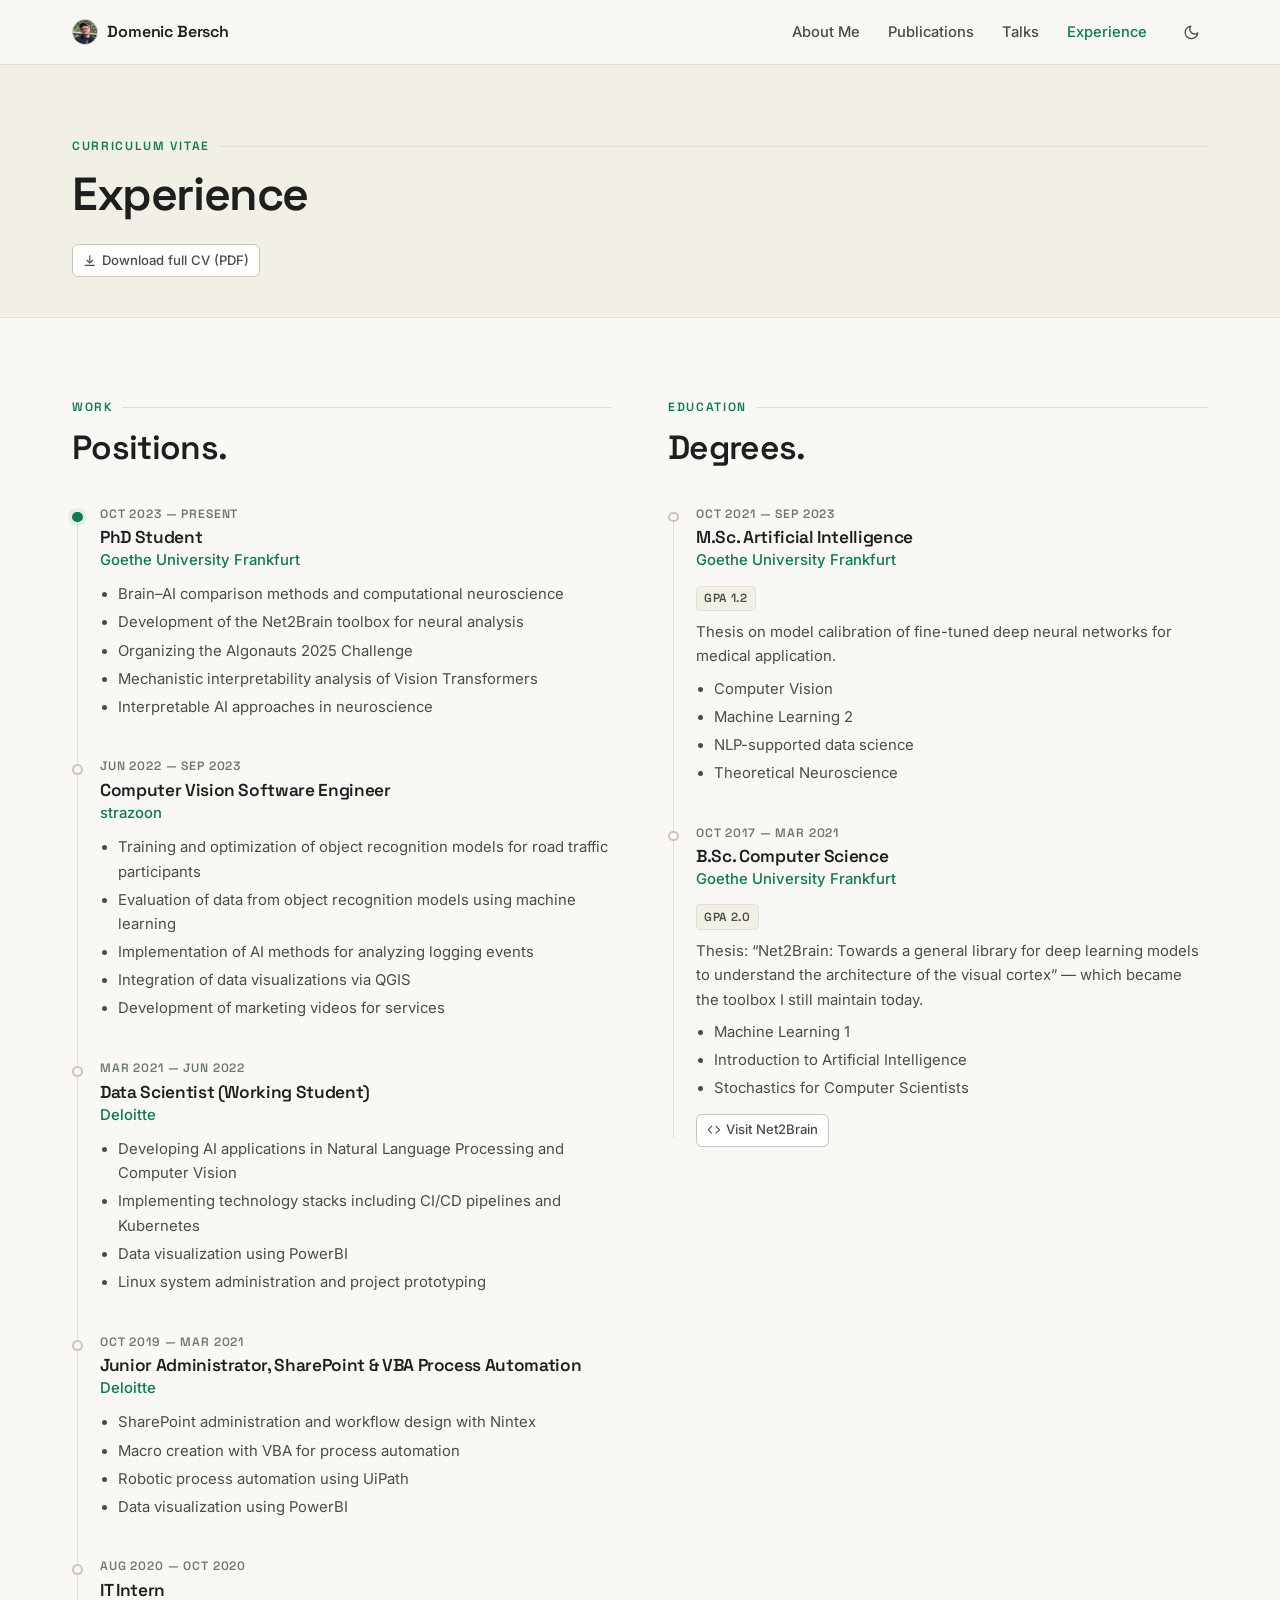
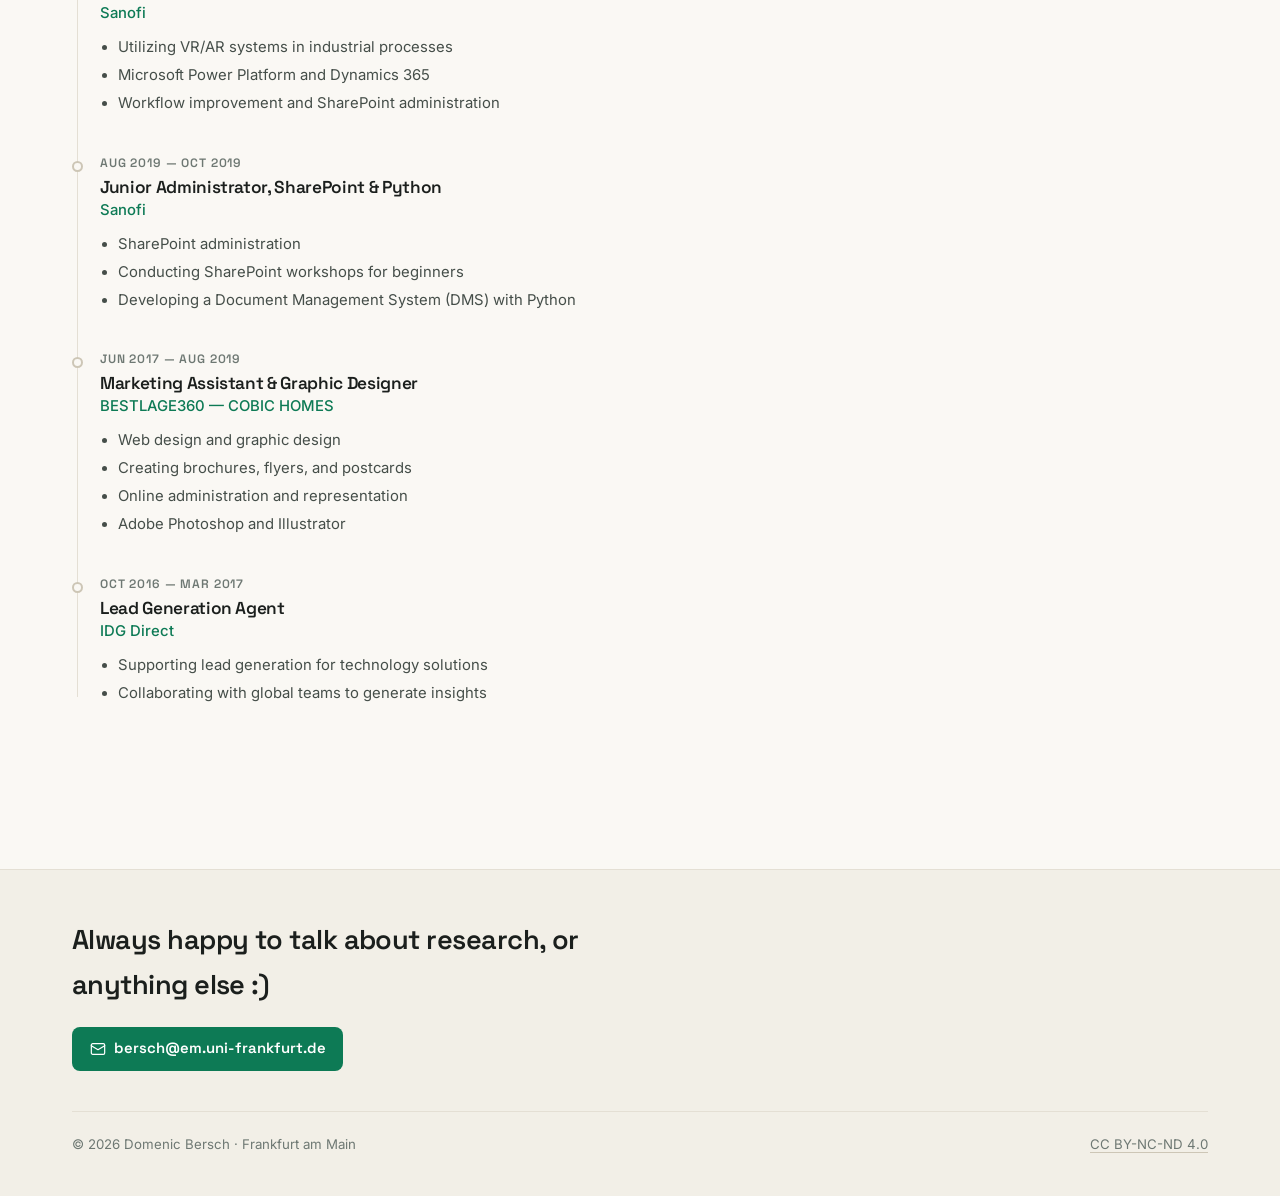
<file: site/experience.html>
<!DOCTYPE html>
<html lang="en">
<head>
<meta charset="utf-8">
<meta name="viewport" content="width=device-width, initial-scale=1">
<title>Experience — Domenic Bersch</title>
<meta name="description" content="Work history and education of Domenic Bersch — PhD student at the CVAI Lab, Goethe University Frankfurt.">
<meta name="author" content="Domenic Bersch">
<link rel="canonical" href="https://toastydom.github.io/experience.html">
<link rel="icon" href="media/icon.png">

<meta property="og:type" content="profile">
<meta property="og:title" content="Experience — Domenic Bersch">
<meta property="og:description" content="Work history and education of Domenic Bersch — PhD student at the CVAI Lab, Goethe University Frankfurt.">
<meta property="og:image" content="https://toastydom.github.io/media/avatar.png">

<link rel="preconnect" href="https://fonts.googleapis.com">
<link rel="preconnect" href="https://fonts.gstatic.com" crossorigin>
<link href="https://fonts.googleapis.com/css2?family=Inter:wght@400;500;600;700&family=Space+Grotesk:wght@400;500;600;700&display=swap" rel="stylesheet">
<link rel="stylesheet" href="css/site.css">
</head>

<body>
<a class="skip-link" href="#main">Skip to content</a>

<!-- Icon sprite — same set as index.html. -->
<svg width="0" height="0" style="position:absolute" aria-hidden="true" focusable="false">
  <symbol id="i-mail" viewBox="0 0 24 24" fill="none" stroke="currentColor" stroke-width="1.8" stroke-linecap="round" stroke-linejoin="round"><rect x="2" y="4" width="20" height="16" rx="2"/><path d="m2 7 10 6 10-6"/></symbol>
  <symbol id="i-download" viewBox="0 0 24 24" fill="none" stroke="currentColor" stroke-width="2" stroke-linecap="round" stroke-linejoin="round"><path d="M12 3v12"/><path d="m7 11 5 5 5-5"/><path d="M4 20h16"/></symbol>
  <symbol id="i-code" viewBox="0 0 24 24" fill="none" stroke="currentColor" stroke-width="1.9" stroke-linecap="round" stroke-linejoin="round"><path d="m8 6-6 6 6 6"/><path d="m16 6 6 6-6 6"/></symbol>
  <symbol id="i-paper" viewBox="0 0 24 24" fill="none" stroke="currentColor" stroke-width="1.8" stroke-linecap="round" stroke-linejoin="round"><path d="M14 2H7a2 2 0 0 0-2 2v16a2 2 0 0 0 2 2h10a2 2 0 0 0 2-2V7Z"/><path d="M14 2v5h5"/><path d="M9 13h6M9 17h4"/></symbol>
  <symbol id="i-sun" viewBox="0 0 24 24" fill="none" stroke="currentColor" stroke-width="1.9" stroke-linecap="round" stroke-linejoin="round"><circle cx="12" cy="12" r="4.2"/><path d="M12 2v2M12 20v2M4.9 4.9l1.4 1.4M17.7 17.7l1.4 1.4M2 12h2M20 12h2M4.9 19.1l1.4-1.4M17.7 6.3l1.4-1.4"/></symbol>
  <symbol id="i-moon" viewBox="0 0 24 24" fill="none" stroke="currentColor" stroke-width="1.9" stroke-linecap="round" stroke-linejoin="round"><path d="M21 12.8A9 9 0 1 1 11.2 3a7 7 0 0 0 9.8 9.8Z"/></symbol>
</svg>

<input type="checkbox" id="theme-switch" class="theme-input">

<header class="site-header">
  <div class="wrap">
    <a class="brand" href="index.html">
      <img class="brand-dot" src="media/avatar.png" alt="" width="26" height="26">
      <span>Domenic&nbsp;Bersch</span>
    </a>

    <nav class="nav" aria-label="Main">
      <a href="index.html#about">About Me</a>
      <a href="index.html#publications">Publications</a>
      <a href="index.html#talks">Talks</a>
      <a class="is-active" href="experience.html">Experience</a>
    </nav>

    <label class="theme-toggle" for="theme-switch" title="Switch appearance">
      <span class="visually-hidden">Switch between light and dark appearance</span>
      <svg class="icon-moon" aria-hidden="true"><use href="#i-moon"></use></svg>
      <svg class="icon-sun" aria-hidden="true"><use href="#i-sun"></use></svg>
    </label>
  </div>
</header>

<main id="main">

<div class="page-head">
  <div class="wrap">
    <p class="eyebrow">Curriculum Vitae</p>
    <h1 class="page-title">Experience</h1>
    <p style="margin-top:1.4rem">
      <a class="pill" href="uploads/Bersch_Domenic_CV.pdf">
        <svg aria-hidden="true"><use href="#i-download"></use></svg> Download full CV (PDF)
      </a>
    </p>
  </div>
</div>

<section class="section">
  <div class="wrap">
    <div class="exp-split">

      <!-- ===============================================================
           WORK
           TO ADD A ROLE: copy one <div class="tl-item"> block.
           Put "is-current" on the class of your current position:
             <div class="tl-item is-current">
           =============================================================== -->
      <div>
        <div class="section-head">
          <p class="eyebrow">Work</p>
          <h2 class="section-title">Positions.</h2>
        </div>

        <div class="timeline">

          <div class="tl-item is-current">
            <p class="tl-date">Oct 2023 — Present</p>
            <h3 class="tl-role">PhD Student</h3>
            <p class="tl-org">Goethe University Frankfurt</p>
            <ul class="tl-list">
              <li>Brain–AI comparison methods and computational neuroscience</li>
              <li>Development of the Net2Brain toolbox for neural analysis</li>
              <li>Organizing the Algonauts 2025 Challenge</li>
              <li>Mechanistic interpretability analysis of Vision Transformers</li>
              <li>Interpretable AI approaches in neuroscience</li>
            </ul>
          </div>

          <div class="tl-item">
            <p class="tl-date">Jun 2022 — Sep 2023</p>
            <h3 class="tl-role">Computer Vision Software Engineer</h3>
            <p class="tl-org">strazoon</p>
            <ul class="tl-list">
              <li>Training and optimization of object recognition models for road traffic participants</li>
              <li>Evaluation of data from object recognition models using machine learning</li>
              <li>Implementation of AI methods for analyzing logging events</li>
              <li>Integration of data visualizations via QGIS</li>
              <li>Development of marketing videos for services</li>
            </ul>
          </div>

          <div class="tl-item">
            <p class="tl-date">Mar 2021 — Jun 2022</p>
            <h3 class="tl-role">Data Scientist (Working Student)</h3>
            <p class="tl-org">Deloitte</p>
            <ul class="tl-list">
              <li>Developing AI applications in Natural Language Processing and Computer Vision</li>
              <li>Implementing technology stacks including CI/CD pipelines and Kubernetes</li>
              <li>Data visualization using PowerBI</li>
              <li>Linux system administration and project prototyping</li>
            </ul>
          </div>

          <div class="tl-item">
            <p class="tl-date">Oct 2019 — Mar 2021</p>
            <h3 class="tl-role">Junior Administrator, SharePoint &amp; VBA Process Automation</h3>
            <p class="tl-org">Deloitte</p>
            <ul class="tl-list">
              <li>SharePoint administration and workflow design with Nintex</li>
              <li>Macro creation with VBA for process automation</li>
              <li>Robotic process automation using UiPath</li>
              <li>Data visualization using PowerBI</li>
            </ul>
          </div>

          <div class="tl-item">
            <p class="tl-date">Aug 2020 — Oct 2020</p>
            <h3 class="tl-role">IT Intern</h3>
            <p class="tl-org">Sanofi</p>
            <ul class="tl-list">
              <li>Utilizing VR/AR systems in industrial processes</li>
              <li>Microsoft Power Platform and Dynamics 365</li>
              <li>Workflow improvement and SharePoint administration</li>
            </ul>
          </div>

          <div class="tl-item">
            <p class="tl-date">Aug 2019 — Oct 2019</p>
            <h3 class="tl-role">Junior Administrator, SharePoint &amp; Python</h3>
            <p class="tl-org">Sanofi</p>
            <ul class="tl-list">
              <li>SharePoint administration</li>
              <li>Conducting SharePoint workshops for beginners</li>
              <li>Developing a Document Management System (DMS) with Python</li>
            </ul>
          </div>

          <div class="tl-item">
            <p class="tl-date">Jun 2017 — Aug 2019</p>
            <h3 class="tl-role">Marketing Assistant &amp; Graphic Designer</h3>
            <p class="tl-org">BESTLAGE360 — COBIC HOMES</p>
            <ul class="tl-list">
              <li>Web design and graphic design</li>
              <li>Creating brochures, flyers, and postcards</li>
              <li>Online administration and representation</li>
              <li>Adobe Photoshop and Illustrator</li>
            </ul>
          </div>

          <div class="tl-item">
            <p class="tl-date">Oct 2016 — Mar 2017</p>
            <h3 class="tl-role">Lead Generation Agent</h3>
            <p class="tl-org">IDG Direct</p>
            <ul class="tl-list">
              <li>Supporting lead generation for technology solutions</li>
              <li>Collaborating with global teams to generate insights</li>
            </ul>
          </div>

        </div>
      </div>

      <!-- ===============================================================
           EDUCATION
           =============================================================== -->
      <div>
        <div class="section-head">
          <p class="eyebrow">Education</p>
          <h2 class="section-title">Degrees.</h2>
        </div>

        <div class="timeline">

          <div class="tl-item">
            <p class="tl-date">Oct 2021 — Sep 2023</p>
            <h3 class="tl-role">M.Sc. Artificial Intelligence</h3>
            <p class="tl-org">Goethe University Frankfurt</p>
            <p class="tl-gpa">GPA 1.2</p>
            <p class="tl-note">
              Thesis on model calibration of fine-tuned deep neural networks for medical application.
            </p>
            <ul class="tl-list">
              <li>Computer Vision</li>
              <li>Machine Learning 2</li>
              <li>NLP-supported data science</li>
              <li>Theoretical Neuroscience</li>
            </ul>
          </div>

          <div class="tl-item">
            <p class="tl-date">Oct 2017 — Mar 2021</p>
            <h3 class="tl-role">B.Sc. Computer Science</h3>
            <p class="tl-org">Goethe University Frankfurt</p>
            <p class="tl-gpa">GPA 2.0</p>
            <p class="tl-note">
              Thesis: “Net2Brain: Towards a general library for deep learning models to understand
              the architecture of the visual cortex” — which became the toolbox I still maintain today.
            </p>
            <ul class="tl-list">
              <li>Machine Learning 1</li>
              <li>Introduction to Artificial Intelligence</li>
              <li>Stochastics for Computer Scientists</li>
            </ul>
            <p style="margin-top:.8rem">
              <a class="pill" href="https://github.com/cvai-roig-lab/Net2Brain" target="_blank" rel="noopener">
                <svg aria-hidden="true"><use href="#i-code"></use></svg> Visit Net2Brain
              </a>
            </p>
          </div>

        </div>
      </div>

    </div>
  </div>
</section>

</main>

<footer class="site-footer">
  <div class="wrap">
    <p class="footer-cta">
      Always happy to talk about research, or anything else :)
    </p>
    <a class="footer-mail" href="mailto:bersch@em.uni-frankfurt.de">
      <svg aria-hidden="true"><use href="#i-mail"></use></svg>
      bersch@em.uni-frankfurt.de
    </a>

    <div class="footer-meta">
      <span>© 2026 Domenic Bersch · Frankfurt am Main</span>
      <span>
        <a href="https://creativecommons.org/licenses/by-nc-nd/4.0/" target="_blank" rel="noopener">CC BY-NC-ND 4.0</a>
      </span>
    </div>
  </div>
</footer>

</body>
</html>
</file>
<file: site/css/site.css>
/* =========================================================================
   Domenic Bersch — personal site
   Hand-written HTML + CSS. No JavaScript, no build step.

   Contents
     1.  Tokens (colour, type, spacing)
     2.  Reset & base
     3.  Layout primitives
     4.  Header / navigation / theme toggle
     5.  Hero
     6.  About
     7.  News        — timeline rows, no card chrome
     8.  Publications — hairline text list, expandable
     9.  Projects     — elevated cards, imagery-forward
     10. Talks        — horizontal media objects, logo plates
     11. Experience page
     12. Footer
     13. Responsive
   ========================================================================= */


/* =========================================================================
   1. TOKENS
   Colours use light-dark(), so each value is written once: the first
   argument is the light value, the second the dark one. Which applies is
   decided by `color-scheme`, set on :root and overridden by the theme
   checkbox in section 4.
   ========================================================================= */

:root {
  color-scheme: light dark;

  /* --- Surfaces: warm paper, never pure white --- */
  --bg:          light-dark(#faf8f4, #121614);
  --bg-soft:     light-dark(#f2efe7, #0d1110);
  --surface:     light-dark(#ffffff, #181f1c);
  --surface-alt: light-dark(#f7f4ed, #1e2622);

  /* --- Ink --- */
  --ink:      light-dark(#1b1f1d, #ecf1ee);
  --ink-soft: light-dark(#454e49, #b6c0ba);
  --ink-mute: light-dark(#6e7873, #8b968f);

  /* --- Rules --- */
  --rule:        light-dark(#e4dfd4, #262e2a);
  --rule-strong: light-dark(#cdc6b6, #3a453f);

  /* --- Emerald accent, deepened in light mode so it holds up as text --- */
  --accent:       light-dark(#0d7a55, #34d399);
  --accent-hover: light-dark(#0a6144, #6ee7b7);
  --accent-wash:  light-dark(rgba(13, 122, 85, .09), rgba(52, 211, 153, .13));
  --accent-line:  light-dark(rgba(13, 122, 85, .28), rgba(52, 211, 153, .32));

  /* --- Elevation --- */
  --shadow-sm: light-dark(0 1px 2px rgba(27, 31, 29, .05), 0 1px 2px rgba(0, 0, 0, .3));
  --shadow-md: light-dark(0 4px 14px -4px rgba(27, 31, 29, .12), 0 4px 14px -4px rgba(0, 0, 0, .5));
  --shadow-lg: light-dark(0 14px 34px -10px rgba(27, 31, 29, .18), 0 14px 34px -10px rgba(0, 0, 0, .6));

  /* --- Type --- */
  --display: "Space Grotesk", "Segoe UI", system-ui, sans-serif;
  --sans: "Inter", system-ui, -apple-system, "Segoe UI", sans-serif;

  /* --- Measure --- */
  --wrap: 74rem;
  --prose: 40rem;
}

/* The hero is always dark, whatever the page theme. These are fixed. */
.hero {
  --hero-ink: #f4f8f6;
  --hero-ink-soft: #b9c6c0;
  --hero-accent: #4ade9f;
  --hero-line: rgba(255, 255, 255, .16);
  --hero-chip: rgba(255, 255, 255, .07);
}


/* =========================================================================
   2. RESET & BASE
   ========================================================================= */

*, *::before, *::after { box-sizing: border-box; }

@media (prefers-reduced-motion: no-preference) {
  html { scroll-behavior: smooth; }
}

/* Sticky header clearance for anchor jumps */
html { scroll-padding-top: 5.5rem; }

body {
  margin: 0;
  background: var(--bg);
  color: var(--ink);
  font-family: var(--sans);
  font-size: 1.0625rem;
  line-height: 1.65;
  -webkit-font-smoothing: antialiased;
  -moz-osx-font-smoothing: grayscale;
  overflow-x: hidden;
}

h1, h2, h3, h4 {
  font-family: var(--display);
  font-weight: 600;
  line-height: 1.15;
  letter-spacing: -0.02em;
  margin: 0;
}

p { margin: 0 0 1rem; }
p:last-child { margin-bottom: 0; }

a { color: var(--accent); text-decoration: none; }

/* Prose links get an emerald underline that thickens on hover */
.prose a,
.about-body a {
  color: inherit;
  background-image: linear-gradient(var(--accent-line), var(--accent-line));
  background-repeat: no-repeat;
  background-position: 0 100%;
  background-size: 100% 1px;
  transition: background-size .2s ease, color .2s ease;
  padding-bottom: 1px;
}
.prose a:hover,
.about-body a:hover {
  color: var(--accent);
  background-size: 100% 2px;
}

img { max-width: 100%; display: block; }

/* Nothing may push the page wider than the viewport. */
h1, h2, h3, h4, p, li { overflow-wrap: break-word; }

::selection { background: var(--accent); color: var(--bg); }

:focus { outline: none; }
:focus-visible {
  outline: 2px solid var(--accent);
  outline-offset: 3px;
  border-radius: 3px;
}

.visually-hidden {
  position: absolute;
  width: 1px; height: 1px;
  margin: -1px; padding: 0;
  overflow: hidden;
  clip: rect(0 0 0 0);
  clip-path: inset(50%);
  white-space: nowrap;
}

.skip-link {
  position: absolute;
  left: 0; top: -3rem;
  z-index: 100;
  background: var(--accent);
  color: #fff;
  padding: .6rem 1rem;
  font-size: .9rem;
  transition: top .15s ease;
}
.skip-link:focus { top: 0; }


/* =========================================================================
   3. LAYOUT PRIMITIVES
   ========================================================================= */

.wrap {
  width: 100%;
  max-width: var(--wrap);
  margin-inline: auto;
  padding-inline: 1.5rem;
}

.section { padding-block: 5rem; }
.section + .section { padding-top: 0; }

/* Full-bleed tinted band. Used for News so it does not blur into the
   publication list below it. */
.section.section--band {
  padding-block: 5rem;
  background: var(--bg-soft);
}
.section--band + .section { padding-top: 5rem; }

/* Section heading: small emerald eyebrow above a display-face title. */
.section-head { margin-bottom: 2.25rem; }

.eyebrow {
  display: flex;
  align-items: center;
  gap: .6rem;
  font-family: var(--display);
  font-size: .75rem;
  font-weight: 600;
  letter-spacing: .14em;
  text-transform: uppercase;
  color: var(--accent);
  margin-bottom: .7rem;
}
.eyebrow::after {
  content: "";
  flex: 1;
  height: 1px;
  background: var(--rule);
}

.section-title {
  font-size: clamp(1.6rem, 3.4vw, 2.1rem);
  color: var(--ink);
}

.section-note {
  margin-top: .55rem;
  color: var(--ink-mute);
  font-size: .95rem;
  max-width: var(--prose);
}


/* =========================================================================
   4. HEADER / NAV / THEME TOGGLE
   ========================================================================= */

.site-header {
  position: sticky;
  top: 0;
  z-index: 40;
  background: color-mix(in srgb, var(--bg) 88%, transparent);
  backdrop-filter: saturate(1.4) blur(10px);
  border-bottom: 1px solid var(--rule);
}

.site-header .wrap {
  display: flex;
  align-items: center;
  gap: 1rem;
  min-height: 4rem;
}

.brand {
  display: flex;
  align-items: center;
  gap: .6rem;
  font-family: var(--display);
  font-weight: 600;
  font-size: 1rem;
  letter-spacing: -0.01em;
  color: var(--ink);
  margin-right: auto;
}
.brand-dot {
  width: 1.6rem; height: 1.6rem;
  border-radius: 50%;
  object-fit: cover;
  border: 1px solid var(--rule-strong);
}

.nav {
  display: flex;
  align-items: center;
  gap: .35rem;
}
.nav a {
  color: var(--ink-soft);
  font-size: .92rem;
  font-weight: 500;
  padding: .4rem .7rem;
  border-radius: 6px;
  transition: color .18s ease, background-color .18s ease;
}
.nav a:hover { color: var(--ink); background: var(--bg-soft); }
.nav a.is-active { color: var(--accent); }

/* --- Theme toggle: a checkbox that inverts the OS preference ------------
   Pure CSS. Because there is no JS, the choice is not remembered when you
   navigate to another page — the OS preference is always the starting
   point. Swapping this for a persistent toggle takes ~3 lines of JS.      */

.theme-input {
  position: absolute;
  width: 1px; height: 1px;
  margin: -1px;
  overflow: hidden;
  clip-path: inset(50%);
}

.theme-toggle {
  display: grid;
  place-items: center;
  width: 2.1rem; height: 2.1rem;
  border-radius: 7px;
  color: var(--ink-soft);
  cursor: pointer;
  transition: color .18s ease, background-color .18s ease;
}
.theme-toggle:hover { color: var(--ink); background: var(--bg-soft); }
.theme-toggle svg { width: 1.05rem; height: 1.05rem; }

body:has(.theme-input:focus-visible) .theme-toggle {
  outline: 2px solid var(--accent);
  outline-offset: 2px;
}

/* Invert whatever the OS asked for. */
@media (prefers-color-scheme: light) {
  body:has(.theme-input:checked) { color-scheme: dark; }
}
@media (prefers-color-scheme: dark) {
  body:has(.theme-input:checked) { color-scheme: light; }
}

/* Show the icon for the theme you would switch *to*. */
.icon-sun { display: none; }
.icon-moon { display: block; }
@media (prefers-color-scheme: dark) {
  .icon-sun { display: block; }
  .icon-moon { display: none; }
}
@media (prefers-color-scheme: light) {
  body:has(.theme-input:checked) .icon-sun { display: block; }
  body:has(.theme-input:checked) .icon-moon { display: none; }
}
@media (prefers-color-scheme: dark) {
  body:has(.theme-input:checked) .icon-sun { display: none; }
  body:has(.theme-input:checked) .icon-moon { display: block; }
}


/* =========================================================================
   5. HERO
   Always dark. Layered-peaks SVG over near-black, name + tagline + interest
   pills + action row on the left, portrait on the right.
   ========================================================================= */

.hero {
  position: relative;
  isolation: isolate;
  background: #0b0f0d;
  color: var(--hero-ink);
  overflow: hidden;
  padding-block: clamp(3.5rem, 8vw, 6rem);
}

.hero::before {
  content: "";
  position: absolute;
  inset: 0;
  z-index: -2;
  background-image: url("../media/peaks.svg");
  background-size: cover;
  background-position: center bottom;
  filter: brightness(1.45) saturate(1.15);
}

/* Emerald wash + bottom vignette so text stays legible over the peaks. */
.hero::after {
  content: "";
  position: absolute;
  inset: 0;
  z-index: -1;
  background:
    radial-gradient(90% 70% at 12% 8%, rgba(16, 185, 129, .16), transparent 62%),
    linear-gradient(to right, rgba(8, 12, 10, .88) 0%, rgba(8, 12, 10, .62) 48%, rgba(8, 12, 10, .18) 100%),
    linear-gradient(to bottom, rgba(8, 12, 10, .5) 0%, transparent 38%);
}

.hero .wrap {
  display: grid;
  grid-template-columns: minmax(0, 1fr) auto;
  align-items: center;
  column-gap: clamp(2rem, 5vw, 4rem);
  row-gap: 0;
}

.hero-name {
  font-size: clamp(2.4rem, 6.5vw, 3.9rem);
  letter-spacing: -0.035em;
  color: #fff;
  margin-bottom: .9rem;
}
.hero-name .given { display: block; font-weight: 400; color: var(--hero-ink-soft); }
.hero-name .family { display: block; font-weight: 700; }

.hero-role {
  display: flex;
  flex-wrap: wrap;
  align-items: center;
  gap: .55rem;
  margin-bottom: 1.05rem;
  font-size: .98rem;
  color: var(--hero-ink);
}
.hero-role-badge {
  font-family: var(--display);
  font-size: .72rem;
  font-weight: 700;
  letter-spacing: .1em;
  text-transform: uppercase;
  color: #04211a;
  background: var(--hero-accent);
  border-radius: 5px;
  padding: .22rem .55rem;
  white-space: nowrap;
}
.hero-role a {
  color: var(--hero-ink);
  font-weight: 600;
  border-bottom: 1px solid rgba(255, 255, 255, .35);
  transition: color .18s ease, border-color .18s ease;
}
.hero-role a:hover { color: var(--hero-accent); border-color: var(--hero-accent); }

.hero-tag {
  font-size: clamp(1rem, 2vw, 1.14rem);
  line-height: 1.55;
  color: var(--hero-ink-soft);
  max-width: 34rem;
  margin-bottom: 1.1rem;
}
.hero-tag strong { color: var(--hero-ink); font-weight: 600; }
.hero-tag a {
  color: var(--hero-ink);
  border-bottom: 1px solid rgba(255, 255, 255, .3);
  transition: border-color .18s ease, color .18s ease;
}
.hero-tag a:hover { color: var(--hero-accent); border-color: var(--hero-accent); }

/* --- Interest pills --- */
.hero-interests {
  display: flex;
  flex-wrap: wrap;
  gap: .45rem;
  margin: 0 0 1.7rem;
  padding: 0;
  list-style: none;
}
.hero-interests li {
  font-size: .78rem;
  font-weight: 500;
  letter-spacing: .01em;
  color: var(--hero-ink-soft);
  background: var(--hero-chip);
  border: 1px solid var(--hero-line);
  border-radius: 999px;
  padding: .3rem .72rem;
}

/* --- Action row: CV button first, then icon links --- */
.hero-actions {
  display: flex;
  flex-wrap: wrap;
  align-items: center;
  gap: .6rem;
  max-width: 100%;
}

.btn-cv {
  display: inline-flex;
  align-items: center;
  gap: .5rem;
  font-family: var(--display);
  font-size: .92rem;
  font-weight: 600;
  color: #04211a;
  background: var(--hero-accent);
  border-radius: 8px;
  padding: .6rem 1.05rem;
  box-shadow: 0 6px 18px -6px rgba(74, 222, 159, .6);
  transition: transform .16s ease, box-shadow .16s ease, background-color .16s ease;
}
.btn-cv:hover {
  background: #6ee7b7;
  transform: translateY(-1px);
  box-shadow: 0 10px 24px -8px rgba(74, 222, 159, .75);
}
.btn-cv svg { width: 1rem; height: 1rem; }

.hero-links {
  display: flex;
  flex-wrap: wrap;
  gap: .35rem;
  min-width: 0;
}
.hero-links a {
  display: inline-flex;
  align-items: center;
  gap: .42rem;
  font-size: .87rem;
  font-weight: 500;
  color: var(--hero-ink-soft);
  border: 1px solid var(--hero-line);
  border-radius: 8px;
  padding: .55rem .8rem;
  transition: color .16s ease, border-color .16s ease, background-color .16s ease;
}
.hero-links a:hover {
  color: #fff;
  border-color: rgba(255, 255, 255, .38);
  background: var(--hero-chip);
}
.hero-links svg { width: 1rem; height: 1rem; }

/* --- Portrait --- */
.hero-portrait {
  position: relative;
  width: clamp(9rem, 22vw, 13.5rem);
  aspect-ratio: 1;
  flex: none;
}
.hero-portrait img {
  width: 100%; height: 100%;
  object-fit: cover;
  border-radius: 50%;
  background: #fff;
  border: 3px solid rgba(255, 255, 255, .14);
  box-shadow: 0 18px 44px -14px rgba(0, 0, 0, .8);
}
.hero-emoji {
  position: absolute;
  right: 2%;
  bottom: 4%;
  font-size: clamp(1.5rem, 3.4vw, 2.1rem);
  line-height: 1;
  filter: drop-shadow(0 3px 8px rgba(0, 0, 0, .55));
}

/* =========================================================================
   6. ABOUT
   ========================================================================= */

.about-grid {
  display: grid;
  grid-template-columns: minmax(0, 1fr);
  gap: 1.5rem;
}
.about-body {
  max-width: 47rem;
  color: var(--ink-soft);
  font-size: 1.14rem;
  line-height: 1.72;
}
.about-body p + p { margin-top: 1.15rem; }
.about-body strong { color: var(--ink); font-weight: 600; }


/* =========================================================================
   7. NEWS  — dense timeline rows. Deliberately NO card chrome, so it reads
   as a different kind of thing from Projects and Talks.
   ========================================================================= */

.news-list { max-width: 46rem; }

.news-item {
  display: grid;
  grid-template-columns: 6.5rem minmax(0, 1fr);
  gap: 1.25rem;
  padding-block: 1.4rem;
  border-bottom: 1px solid var(--rule);
}
.news-list > .news-item:first-child { padding-top: 0; }
.news-list > .news-item:last-child { border-bottom: 0; padding-bottom: 0; }
.news-more .news-item:last-child { border-bottom: 0; }

.news-date {
  font-family: var(--display);
  font-size: .78rem;
  font-weight: 600;
  letter-spacing: .07em;
  text-transform: uppercase;
  color: var(--ink-mute);
  padding-top: .3rem;
  white-space: nowrap;
}

.news-title {
  font-size: 1.02rem;
  font-weight: 600;
  line-height: 1.35;
  color: var(--ink);
  margin-bottom: .35rem;
}

.news-body { font-size: .97rem; color: var(--ink-soft); }

/* "Read more" link — the arrow slides out on hover. */
.news-link {
  display: inline-flex;
  align-items: center;
  gap: .35rem;
  margin-top: .6rem;
  font-family: var(--display);
  font-size: .82rem;
  font-weight: 600;
  color: var(--accent);
  transition: gap .18s ease;
}
.news-link:hover { gap: .6rem; }
.news-link svg { width: .85rem; height: .85rem; }
.news-body strong { color: var(--ink); font-weight: 600; }
.news-body a {
  color: var(--accent);
  border-bottom: 1px solid transparent;
  transition: border-color .18s ease;
}
.news-body a:hover { border-color: var(--accent); }

/* An emerald dot marks the most recent entry. */
.news-item.is-latest .news-date::before {
  content: "";
  display: inline-block;
  width: .42rem; height: .42rem;
  border-radius: 50%;
  background: var(--accent);
  margin-right: .45rem;
  vertical-align: .12em;
}

/* "Show all" — a <details> holding the older entries. */
.news-more { border: 0; }
.news-more > summary {
  list-style: none;
  cursor: pointer;
  display: inline-flex;
  align-items: center;
  gap: .4rem;
  margin-top: 1.1rem;
  font-family: var(--display);
  font-size: .84rem;
  font-weight: 600;
  color: var(--accent);
  transition: gap .18s ease;
}
.news-more > summary::-webkit-details-marker { display: none; }
.news-more > summary:hover { gap: .62rem; }
.news-more > summary .chev {
  width: .85rem; height: .85rem;
  transition: transform .2s ease;
}
.news-more[open] > summary .chev { transform: rotate(180deg); }
.news-more > summary .label-more { display: inline; }
.news-more > summary .label-less { display: none; }
.news-more[open] > summary .label-more { display: none; }
.news-more[open] > summary .label-less { display: inline; }
/* Older entries sit flush under the visible ones. */
.news-more .news-item:first-child { border-top: 0; }


/* =========================================================================
   8. PUBLICATIONS — hairline-separated text list. No boxes, no thumbnails.
   The abstract lives in a <details> that expands in place.
   ========================================================================= */

.pub-list { max-width: 50rem; }

.pub {
  padding-block: 1.6rem;
  border-bottom: 1px solid var(--rule);
}
.pub:first-child { padding-top: 0; }
.pub:last-child { border-bottom: 0; padding-bottom: 0; }

.pub-meta {
  display: flex;
  flex-wrap: wrap;
  align-items: center;
  gap: .45rem;
  margin-bottom: .5rem;
}

.venue {
  font-family: var(--display);
  font-size: .74rem;
  font-weight: 600;
  letter-spacing: .06em;
  text-transform: uppercase;
  color: var(--accent);
  background: var(--accent-wash);
  border-radius: 4px;
  padding: .2rem .5rem;
}

.year {
  font-family: var(--display);
  font-size: .78rem;
  font-weight: 500;
  color: var(--ink-mute);
  letter-spacing: .04em;
}

/* Award / status badges — add as many as you need.
   An optional leading icon can go inside, e.g.
     <span class="badge badge-highlight"><svg><use href="#i-star"></use></svg>Spotlight</span> */
.badge {
  display: inline-flex;
  align-items: center;
  gap: .3em;
  font-family: var(--display);
  font-size: .7rem;
  font-weight: 700;
  letter-spacing: .06em;
  text-transform: uppercase;
  border-radius: 4px;
  padding: .2rem .5rem;
  border: 1px solid currentColor;
}
.badge-highlight { color: light-dark(#b45309, #fbbf24); }
.badge-award     { color: light-dark(#9333ea, #c084fc); }
.badge-oral      { color: light-dark(#0369a1, #60a5fa); }
.badge-new       { color: light-dark(#0d7a55, #34d399); }
.badge svg { width: .82em; height: .82em; flex: none; }

.pub-title {
  font-family: var(--display);
  font-size: 1.09rem;
  font-weight: 600;
  line-height: 1.35;
  letter-spacing: -0.015em;
  color: var(--ink);
  margin-bottom: .38rem;
}
.pub-title a { color: inherit; transition: color .18s ease; }
.pub-title a:hover { color: var(--accent); }

.pub-authors {
  font-size: .91rem;
  color: var(--ink-mute);
  margin-bottom: .75rem;
}
.pub-authors .me { color: var(--ink); font-weight: 600; }

/* --- Link pills: Paper, Code, Website, Dataset, … --- */
.pill-row {
  display: flex;
  flex-wrap: wrap;
  gap: .4rem;
  min-width: 0;
}
.pill {
  display: inline-flex;
  align-items: center;
  gap: .35rem;
  font-size: .82rem;
  font-weight: 500;
  color: var(--ink-soft);
  background: var(--surface);
  border: 1px solid var(--rule-strong);
  border-radius: 6px;
  padding: .3rem .62rem;
  transition: color .16s ease, border-color .16s ease, background-color .16s ease;
}
.pill:hover {
  color: var(--accent);
  border-color: var(--accent);
  background: var(--accent-wash);
}
.pill svg { width: .85rem; height: .85rem; flex: none; }

/* --- Expandable abstract --- */
.disclose { margin-top: .75rem; }
.disclose > summary {
  list-style: none;
  cursor: pointer;
  display: inline-flex;
  align-items: center;
  gap: .38rem;
  font-family: var(--display);
  font-size: .82rem;
  font-weight: 600;
  color: var(--ink-mute);
  transition: color .18s ease;
}
.disclose > summary::-webkit-details-marker { display: none; }
.disclose > summary:hover { color: var(--accent); }
.disclose > summary .chev {
  width: .8rem; height: .8rem;
  transition: transform .2s ease;
}
.disclose[open] > summary .chev { transform: rotate(180deg); }
.disclose[open] > summary { color: var(--accent); }

.disclose-figure {
  margin: 1.15rem 0 0;
}
/* Add `disclose-figure--portrait` for tall images so they do not dominate. */
.disclose-figure--portrait {
  max-width: 24rem;
}
.disclose-figure img {
  width: 100%;
  height: auto;
  border-radius: 10px;
  border: 1px solid var(--rule);
}
.disclose-figure figcaption {
  margin-top: .55rem;
  font-size: .82rem;
  line-height: 1.5;
  color: var(--ink-mute);
}

/* Two or more images side by side. */
.disclose-gallery {
  display: grid;
  grid-template-columns: repeat(auto-fit, minmax(min(14rem, 100%), 1fr));
  gap: .7rem;
  margin: 1.15rem 0 0;
}
.disclose-gallery img {
  width: 100%;
  height: 100%;
  object-fit: cover;
  border-radius: 10px;
  border: 1px solid var(--rule);
}

.disclose-body {
  margin-top: .8rem;
  padding-left: 1rem;
  border-left: 2px solid var(--accent-line);
  font-size: .94rem;
  line-height: 1.68;
  color: var(--ink-soft);
  max-width: 46rem;
}

/* Publications sit above the pills row */
.pub .pill-row { margin-top: .1rem; }


/* =========================================================================
   9. PROJECTS — the visual section. Elevated cards, 2-up.
   ========================================================================= */

.project-grid {
  display: grid;
  grid-template-columns: repeat(4, minmax(0, 1fr));
  gap: 1.15rem;
}

.project {
  display: flex;
  flex-direction: column;
  background: var(--surface);
  border: 1px solid var(--rule);
  border-radius: 14px;
  overflow: hidden;
  box-shadow: var(--shadow-sm);
  transition: transform .2s ease, box-shadow .2s ease, border-color .2s ease;
}
.project:hover {
  transform: translateY(-3px);
  box-shadow: var(--shadow-lg);
  border-color: var(--rule-strong);
}

/* Image band: `contain` on a tinted plate, so logos and screenshots both work */
.project-figure {
  height: 7.5rem;
  display: grid;
  place-items: center;
  padding: 1rem;
  background:
    radial-gradient(90% 120% at 50% 0%, var(--accent-wash), transparent 70%),
    var(--surface-alt);
  border-bottom: 1px solid var(--rule);
  overflow: hidden;
  flex: none;
}
.project-figure img {
  max-height: 5.5rem;
  max-width: 100%;
  width: auto;
  height: auto;
  object-fit: contain;
  border-radius: 6px;
}

/* Add `is-photo` to the figure when the image is a photograph or screenshot
   rather than a logo — it then fills the band edge to edge instead of
   floating on the plate:  <div class="project-figure is-photo">          */
.project-figure.is-photo {
  position: relative;
  padding: 0;
  background: var(--surface-alt);
}
.project-figure.is-photo img {
  position: absolute;
  inset: 0;
  width: 100%;
  height: 100%;
  max-height: none;
  object-fit: cover;
  border-radius: 0;
}

.project-body {
  display: flex;
  flex-direction: column;
  flex: 1;
  padding: 1.05rem 1.1rem 1.15rem;
}

.project-role {
  font-family: var(--display);
  font-size: .71rem;
  font-weight: 600;
  letter-spacing: .12em;
  text-transform: uppercase;
  color: var(--accent);
  margin-bottom: .5rem;
}

.project-title {
  font-size: 1.05rem;
  line-height: 1.25;
  color: var(--ink);
  margin-bottom: .45rem;
}

.project-desc {
  font-size: .87rem;
  line-height: 1.55;
  color: var(--ink-soft);
  margin-bottom: .95rem;
}

.project-body .pill-row { margin-top: auto; }
.project-body .pill-row { gap: .32rem; }
.project-body .pill {
  background: var(--bg-soft);
  font-size: .75rem;
  padding: .26rem .44rem;
  gap: .28rem;
}
.project-body .pill svg { width: .8rem; height: .8rem; }


/* =========================================================================
   10. TALKS — horizontal media objects. Flat bordered rows rather than
   elevated cards, so they read differently from Projects.
   ========================================================================= */

.talk-list {
  display: flex;
  flex-direction: column;
  gap: 1rem;
}

.talk {
  display: grid;
  grid-template-columns: 12rem minmax(0, 1fr);
  gap: 1.4rem;
  background: var(--surface);
  border: 1px solid var(--rule);
  border-radius: 12px;
  padding: 1.15rem;
  transition: border-color .2s ease, background-color .2s ease;
}
.talk:hover { border-color: var(--rule-strong); }

/* Logo plate — `contain`, because most conference images are wide logos,
   not photographs. Cropping them would look broken. */
.talk-figure {
  display: grid;
  place-items: center;
  height: 7.5rem;
  padding: .85rem;
  border-radius: 8px;
  background:
    radial-gradient(100% 130% at 50% 0%, var(--accent-wash), transparent 72%),
    var(--surface-alt);
  border: 1px solid var(--rule);
  overflow: hidden;
}
.talk-figure img {
  max-height: 5.8rem;
  max-width: 100%;
  width: auto;
  height: auto;
  object-fit: contain;
  border-radius: 4px;
}

/* Same escape hatch as projects, for talks that have a real photo. */
.talk-figure.is-photo {
  position: relative;
  padding: 0;
}
.talk-figure.is-photo img {
  position: absolute;
  inset: 0;
  width: 100%;
  height: 100%;
  max-height: none;
  object-fit: cover;
  border-radius: 0;
}

.talk-body { display: flex; flex-direction: column; min-width: 0; }

.talk-meta {
  display: flex;
  flex-wrap: wrap;
  align-items: center;
  gap: .4rem .75rem;
  font-size: .8rem;
  color: var(--ink-mute);
  margin-bottom: .45rem;
}
/* Category chip — same soft treatment as the publication venue chip, so the
   two listing sections share one visual language. */
.talk-type {
  font-family: var(--display);
  font-size: .72rem;
  font-weight: 600;
  letter-spacing: .06em;
  text-transform: uppercase;
  color: var(--accent);
  background: var(--accent-wash);
  border-radius: 4px;
  padding: .2rem .5rem;
  white-space: nowrap;
}

.talk-event {
  font-family: var(--display);
  font-weight: 600;
  color: var(--ink);
  letter-spacing: .01em;
}

.talk-title {
  font-size: 1.06rem;
  font-weight: 600;
  line-height: 1.35;
  color: var(--ink);
  margin-bottom: .3rem;
}

.talk-where {
  display: inline-flex;
  align-items: center;
  gap: .35rem;
  font-size: .85rem;
  color: var(--ink-mute);
  margin-bottom: .7rem;
}
.talk-where svg { width: .85rem; height: .85rem; flex: none; }

.talk-body .pill-row { margin-top: .55rem; }

/* "Upcoming" flag */
.talk-upcoming {
  font-family: var(--display);
  font-size: .68rem;
  font-weight: 700;
  letter-spacing: .1em;
  text-transform: uppercase;
  color: light-dark(#0d7a55, #34d399);
  background: var(--accent-wash);
  border-radius: 4px;
  padding: .15rem .45rem;
}


/* =========================================================================
   11. EXPERIENCE PAGE
   ========================================================================= */

.page-head {
  padding-block: clamp(3rem, 7vw, 4.5rem) 2.5rem;
  border-bottom: 1px solid var(--rule);
  background: var(--bg-soft);
}
.page-title {
  font-size: clamp(2rem, 5vw, 2.9rem);
  letter-spacing: -0.03em;
}
.page-lede {
  margin-top: .85rem;
  max-width: var(--prose);
  color: var(--ink-soft);
}

/* Vertical rail with a node per role */
.timeline {
  position: relative;
  max-width: 48rem;
  padding-left: 1.75rem;
}
.timeline::before {
  content: "";
  position: absolute;
  left: .32rem;
  top: .55rem;
  bottom: .55rem;
  width: 1px;
  background: var(--rule);
}

.tl-item { position: relative; padding-bottom: 2.1rem; }
.tl-item:last-child { padding-bottom: 0; }

.tl-item::before {
  content: "";
  position: absolute;
  left: -1.75rem;
  top: .5rem;
  width: .68rem; height: .68rem;
  border-radius: 50%;
  background: var(--bg);
  border: 2px solid var(--rule-strong);
}
.tl-item.is-current::before {
  background: var(--accent);
  border-color: var(--accent);
  box-shadow: 0 0 0 4px var(--accent-wash);
}

.tl-date {
  font-family: var(--display);
  font-size: .76rem;
  font-weight: 600;
  letter-spacing: .07em;
  text-transform: uppercase;
  color: var(--ink-mute);
  margin-bottom: .3rem;
}
.tl-role {
  font-size: 1.08rem;
  font-weight: 600;
  color: var(--ink);
}
.tl-org {
  font-size: .93rem;
  color: var(--accent);
  font-weight: 500;
  margin-bottom: .6rem;
}
.tl-list {
  margin: 0;
  padding-left: 1.1rem;
  font-size: .93rem;
  color: var(--ink-soft);
}
.tl-list li { margin-bottom: .22rem; }
.tl-note {
  font-size: .93rem;
  color: var(--ink-soft);
  margin-bottom: .5rem;
}
.tl-gpa {
  display: inline-block;
  font-family: var(--display);
  font-size: .74rem;
  font-weight: 600;
  letter-spacing: .05em;
  color: var(--ink-soft);
  background: var(--bg-soft);
  border: 1px solid var(--rule);
  border-radius: 4px;
  padding: .12rem .45rem;
  margin-bottom: .55rem;
}

.exp-split {
  display: grid;
  grid-template-columns: repeat(auto-fit, minmax(21rem, 1fr));
  gap: 3.5rem;
  align-items: start;
}


/* =========================================================================
   12. FOOTER
   ========================================================================= */

.site-footer {
  margin-top: 5rem;
  padding-block: 3rem 2.5rem;
  border-top: 1px solid var(--rule);
  background: var(--bg-soft);
}

.footer-cta {
  font-family: var(--display);
  font-size: clamp(1.3rem, 3vw, 1.7rem);
  font-weight: 600;
  letter-spacing: -0.02em;
  color: var(--ink);
  max-width: 34rem;
  margin-bottom: 1.2rem;
}

.footer-mail {
  display: inline-flex;
  align-items: center;
  gap: .5rem;
  font-family: var(--display);
  font-weight: 600;
  font-size: .93rem;
  color: #fff;
  background: var(--accent);
  border-radius: 8px;
  padding: .6rem 1.1rem;
  transition: background-color .18s ease, transform .18s ease;
}
.footer-mail:hover { background: var(--accent-hover); transform: translateY(-1px); }
.footer-mail svg { width: 1rem; height: 1rem; }

.footer-meta {
  display: flex;
  flex-wrap: wrap;
  justify-content: space-between;
  gap: .6rem 1.5rem;
  margin-top: 2.5rem;
  padding-top: 1.4rem;
  border-top: 1px solid var(--rule);
  font-size: .83rem;
  color: var(--ink-mute);
}
.footer-meta a { color: var(--ink-mute); border-bottom: 1px solid var(--rule-strong); }
.footer-meta a:hover { color: var(--accent); border-color: var(--accent); }


/* =========================================================================
   13. RESPONSIVE
   ========================================================================= */

@media (max-width: 74rem) {
  .project-grid { grid-template-columns: repeat(2, minmax(0, 1fr)); gap: 1.4rem; }
}

@media (max-width: 60rem) {
  .talk { grid-template-columns: 9rem minmax(0, 1fr); gap: 1.1rem; }
  .talk-figure { height: 6rem; }
}

@media (max-width: 48rem) {
  body { font-size: 1rem; }
  .section { padding-block: 3.5rem; }

  /* Hero stacks, portrait first */
  .hero .wrap { grid-template-columns: minmax(0, 1fr); }
  .hero-portrait { order: -1; width: 7.5rem; }
  .hero-name { font-size: clamp(2.1rem, 10vw, 2.9rem); }

  /* Nav drops below the brand and scrolls sideways rather than wrapping */
  .site-header .wrap {
    flex-wrap: wrap;
    padding-block: .6rem;
    row-gap: .35rem;
  }
  .brand { margin-right: auto; }
  .nav {
    order: 3;
    width: 100%;
    gap: .1rem;
    overflow-x: auto;          /* fallback if it still does not fit */
    scrollbar-width: none;
    padding-bottom: .15rem;
  }
  .nav::-webkit-scrollbar { display: none; }
  .nav a {
    white-space: nowrap;
    font-size: .87rem;
    padding-inline: .42rem;
  }

  .project-grid { grid-template-columns: minmax(0, 1fr); }

  /* Talks and news stack */
  .talk { grid-template-columns: minmax(0, 1fr); }
  .talk-figure { height: 8rem; }
  .news-item { grid-template-columns: minmax(0, 1fr); gap: .3rem; }
  .news-date { padding-top: 0; }

  .exp-split { gap: 2.5rem; }
}

@media print {
  .site-header, .site-footer, .hero-actions, .disclose { display: none; }
  body { background: #fff; color: #000; }
}
</file>
